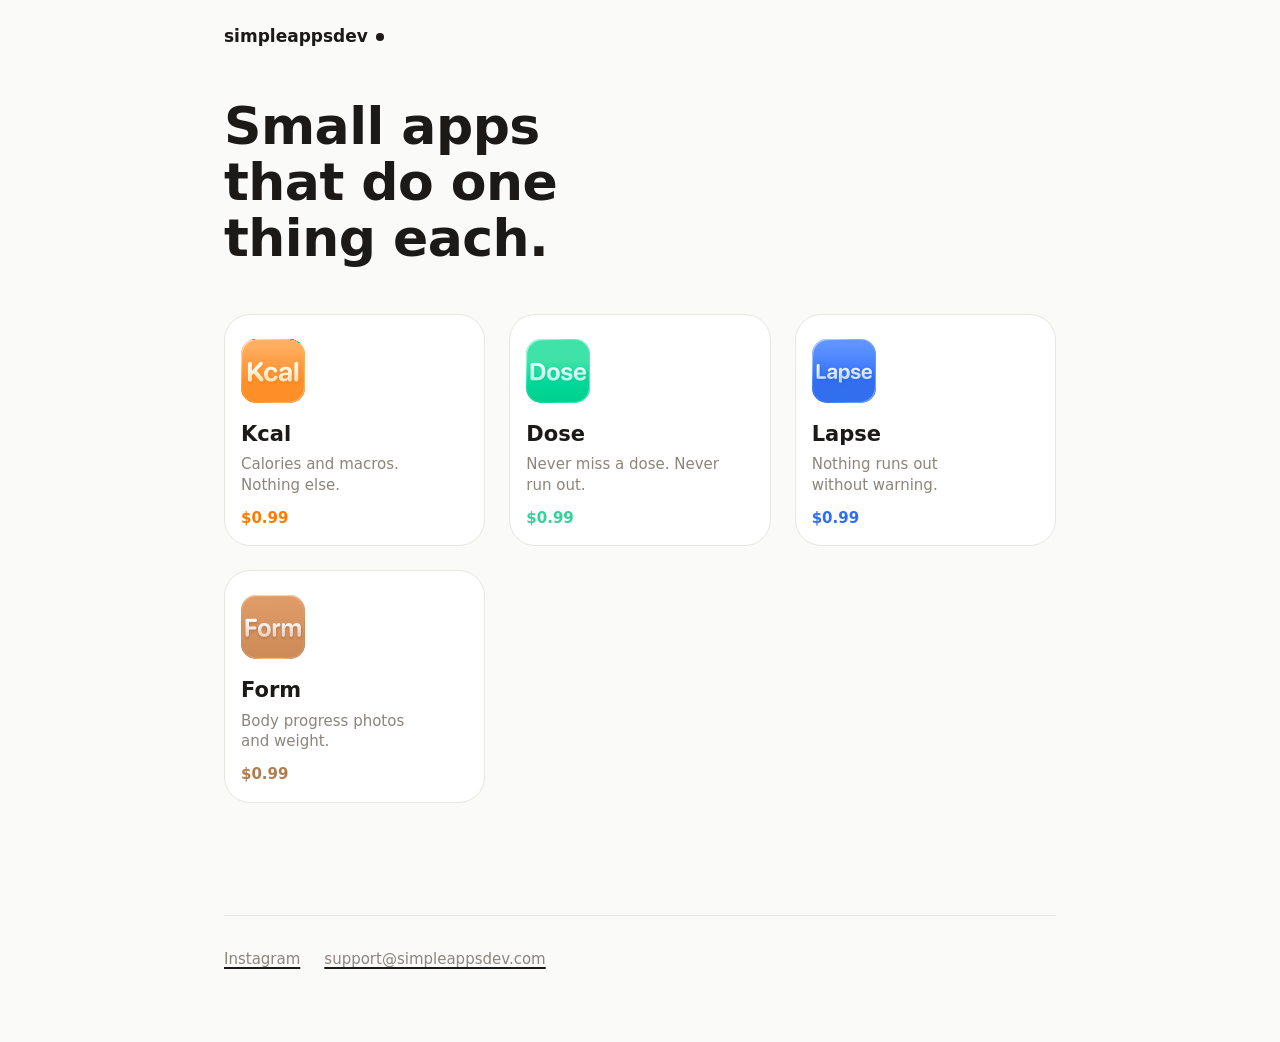
<file: index.html>
<!DOCTYPE html>
<html lang="en">
<head>
<meta charset="utf-8">
<meta name="viewport" content="width=device-width, initial-scale=1">
<meta name="color-scheme" content="light dark">
<title>simpleappsdev</title>
<link rel="icon" href="/favicon.ico">
<link rel="apple-touch-icon" href="/apple-touch-icon.png">
<meta name="description" content="A portfolio of small, paid iPhone apps. Each one does a single thing.">
<link rel="canonical" href="https://simpleappsdev.com/">
<meta property="og:type" content="website">
<meta property="og:title" content="simpleappsdev — small apps that do one thing each">
<meta property="og:description" content="A portfolio of small, paid iPhone apps. Each one does a single thing.">
<meta property="og:url" content="https://simpleappsdev.com/">
<meta property="og:image" content="https://simpleappsdev.com/assets/og/home.png">
<meta property="og:image:width" content="1200">
<meta property="og:image:height" content="630">
<meta name="twitter:card" content="summary_large_image">
<link rel="stylesheet" href="css/site.css">
</head>
<body>
<div class="wrap">
  <header class="top">
    <a href="./">simpleappsdev</a><span class="dot"></span>
  </header>
  <main>
    <h1 class="site-line">Small apps that do one thing each.</h1>
    <nav class="grid" id="grid" aria-label="Apps">
      <!-- STATIC MIRROR OF apps.json — keep the two in step when an app is
           added, renamed, repriced or released. This is what a visitor with
           no JavaScript, or with a failed fetch, gets; the script clears it
           and renders the live list on load. The store link belongs to this
           fallback only — the real card links to the app page, never the
           store. A pending app gets no store link here at all. -->
      <a class="card themed" href="kcal/" style="--accent-l:#FF7A00;--accent-d:#FF8F2A">
        <img class="tile" src="assets/icons/kcal.png" alt="" width="64" height="64">
        <span class="card-body">
          <span class="card-name">Kcal</span>
          <span class="card-tag">Calories and macros. Nothing else.</span>
          <span class="card-price">$0.99</span>
        </span>
      </a>
      <a class="card themed" href="dose/" style="--accent-l:#34D399;--accent-d:#3FE3A9">
        <img class="tile" src="assets/icons/dose.png" alt="" width="64" height="64">
        <span class="card-body">
          <span class="card-name">Dose</span>
          <span class="card-tag">Never miss a dose. Never run out.</span>
          <span class="card-price">$0.99</span>
        </span>
      </a>
      <a class="card themed" href="lapse/" style="--accent-l:#2F6FED;--accent-d:#4C84FF">
        <img class="tile" src="assets/icons/lapse.png" alt="" width="64" height="64">
        <span class="card-body">
          <span class="card-name">Lapse</span>
          <span class="card-tag">Nothing runs out without warning.</span>
          <span class="card-price">$0.99</span>
        </span>
      </a>
      <a class="card themed" href="form/" style="--accent-l:#B37C4F;--accent-d:#D6AB7A"><img class="tile" src="assets/icons/form.png" alt="" width="64" height="64"><span class="card-body"><span class="card-name">Form</span><span class="card-tag">Body progress photos and weight.</span><span class="card-price">$0.99</span></span></a>
      <p class="notice"><a href="https://apps.apple.com/app/id6786282885?ct=web_kcal&amp;mt=8">Kcal</a> and <a href="https://apps.apple.com/app/id6794703600?ct=web_dose&amp;mt=8">Dose</a> on the App Store.</p>
    </nav>
  </main>
  <!-- static mirror of apps.json, same contract as the grid above -->
  <footer class="foot" id="foot">
    <a href="https://instagram.com/simpleappsdev">Instagram</a>
    <a href="mailto:support@simpleappsdev.com">support@simpleappsdev.com</a>
  </footer>
</div>
<script>
(function () {
  /* a value the owner hasn't filled in yet is marked, never empty — treat it as absent */
  function val(v) {
    return (typeof v === 'string' && v !== '' && v.slice(0, 5) !== 'TODO:') ? v : null;
  }
  function wordmark(app, cls) {
    var s = document.createElement('span');
    s.className = cls;
    s.setAttribute('aria-hidden', 'true');
    s.textContent = app.name;
    return s;
  }
  /* icon if the owner uploaded one, the gradient wordmark otherwise —
     both are finished states, and a 404 falls back to the wordmark too */
  function tile(app, cls, px, prefix) {
    var src = val(app.icon);
    if (!src) return wordmark(app, cls);
    var img = document.createElement('img');
    img.className = cls;
    img.src = prefix + src;
    img.alt = '';
    img.width = px;
    img.height = px;
    img.addEventListener('error', function () {
      img.replaceWith(wordmark(app, cls));
    });
    return img;
  }

  function render(data) {
    var grid = document.getElementById('grid');
    grid.textContent = '';  /* drops the static fallback, store link and all */
    (data.apps || []).forEach(function (app) {
      var a = document.createElement('a');
      a.className = 'card themed';
      a.href = app.url;
      a.style.setProperty('--accent-l', app.accentLight);
      a.style.setProperty('--accent-d', app.accentDark);

      var body = document.createElement('span');
      body.className = 'card-body';
      var name = document.createElement('span');
      name.className = 'card-name';
      name.textContent = app.name;
      var tag = document.createElement('span');
      tag.className = 'card-tag';
      tag.textContent = app.tagline;
      body.append(name, tag);

      var price = val(app.price);
      if (price) {
        var p = document.createElement('span');
        p.className = 'card-price';
        p.textContent = price;
        body.appendChild(p);
      }

      a.append(tile(app, 'tile', 64, ''), body);
      grid.appendChild(a);
    });

    var foot = document.getElementById('foot');
    foot.textContent = '';
    var ig = val(data.instagram);
    if (ig) {
      var i = document.createElement('a');
      i.href = ig;
      i.textContent = 'Instagram';
      foot.appendChild(i);
    }
    var mail = val(data.supportEmail);
    if (mail) {
      var m = document.createElement('a');
      m.href = 'mailto:' + mail;
      m.textContent = mail;
      foot.appendChild(m);
    }
  }

  fetch('apps.json')
    .then(function (r) {
      if (!r.ok) throw new Error('apps.json ' + r.status);
      return r.json();
    })
    .then(render)
    .catch(function (err) {
      /* the static fallback in #grid is untouched — the visitor keeps a card,
         a tagline, a price and a way to the store */
      console.error('Could not load apps.json:', err);
    });
})();
</script>
</body>
</html>
</file>
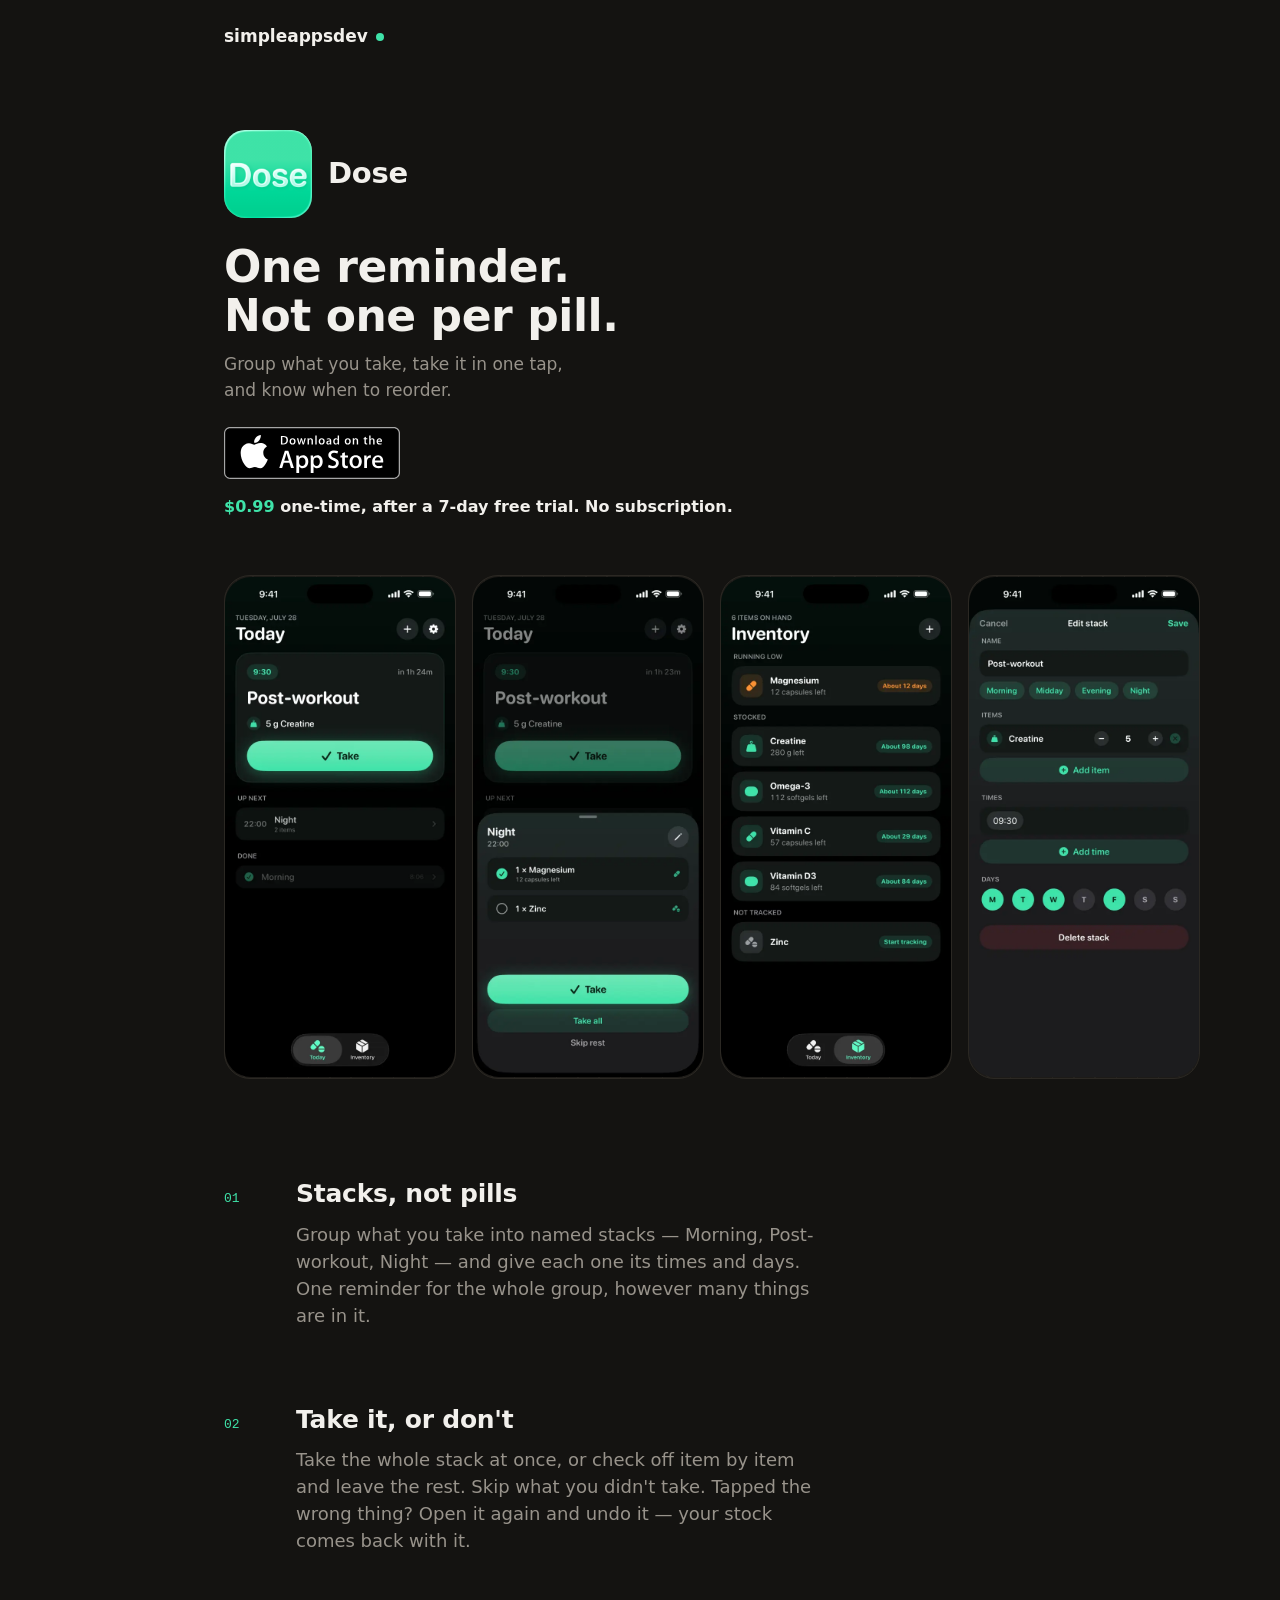
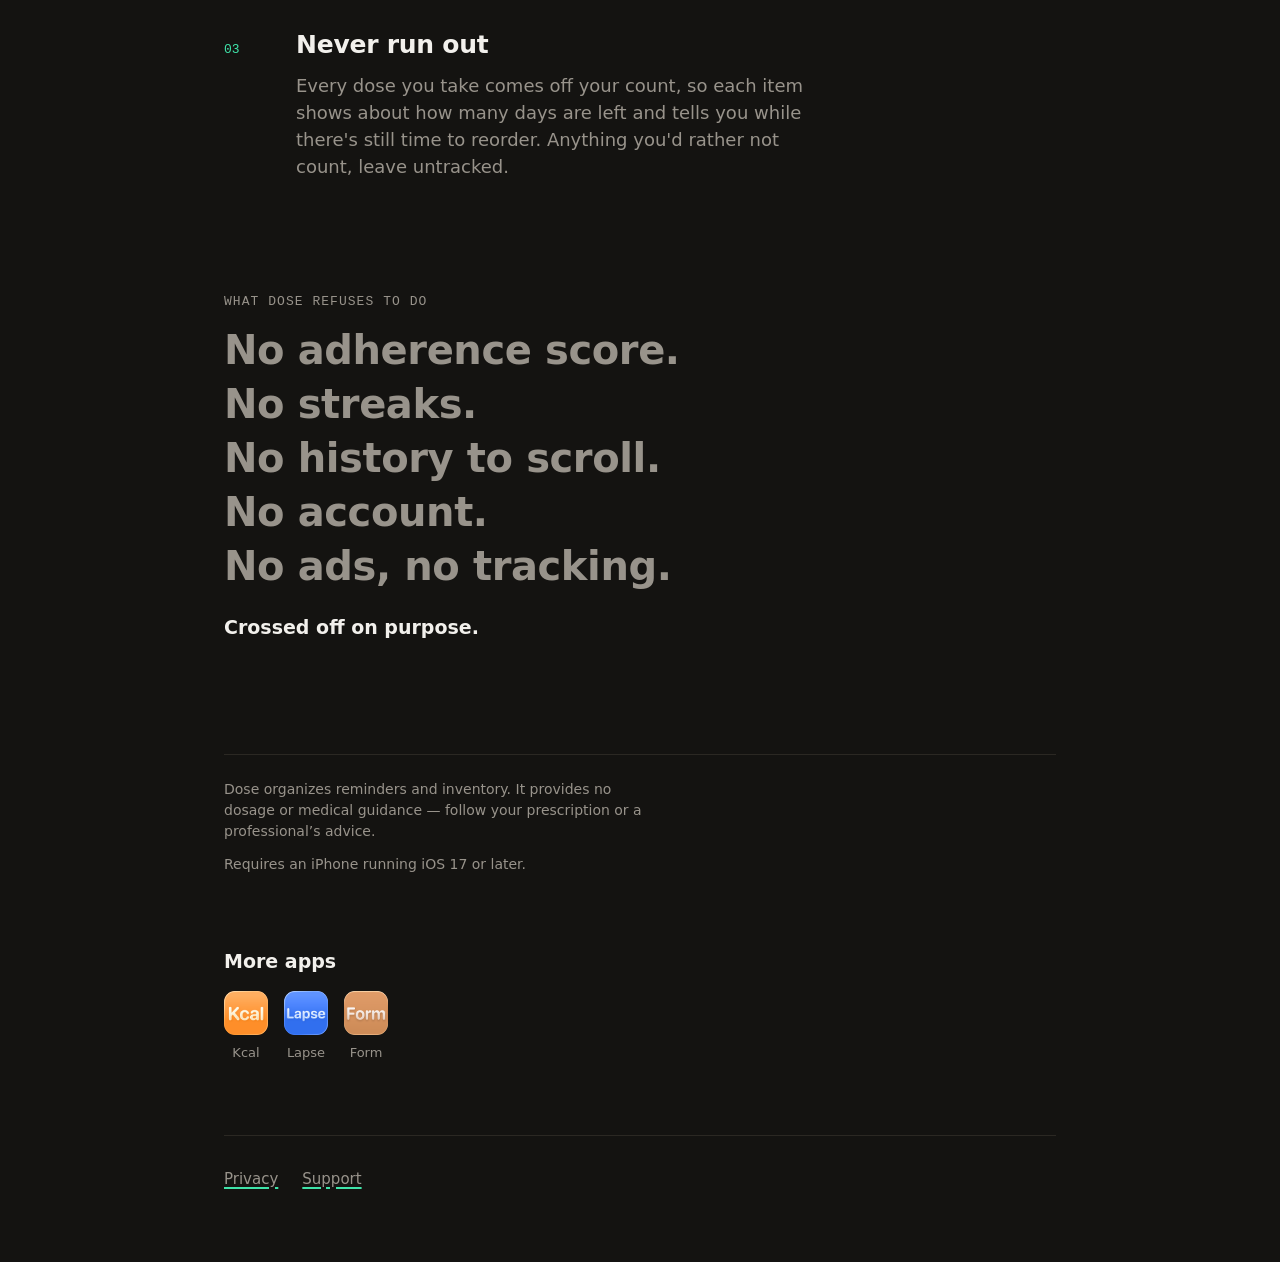
<file: dose/index.html>
<!DOCTYPE html>
<html lang="en">
<head>
<meta charset="utf-8">
<meta name="viewport" content="width=device-width, initial-scale=1">
<meta name="color-scheme" content="dark">
<title>simpleappsdev — Dose</title>
<link rel="icon" href="/favicon.ico">
<link rel="apple-touch-icon" href="/apple-touch-icon.png">
<meta name="description" content="Dose is a supplement and medication reminder for iPhone built around stacks. $0.99 one-time after a 7-day free trial.">
<link rel="canonical" href="https://simpleappsdev.com/dose/">
<meta property="og:type" content="website">
<meta property="og:title" content="Dose — one reminder, not one per pill">
<meta property="og:description" content="A supplement and medication reminder for iPhone built around stacks. $0.99 one-time after a 7-day free trial.">
<meta property="og:url" content="https://simpleappsdev.com/dose/">
<meta property="og:image" content="https://simpleappsdev.com/assets/og/dose.png">
<meta property="og:image:width" content="1200">
<meta property="og:image:height" content="630">
<meta name="twitter:card" content="summary_large_image">
<link rel="stylesheet" href="../css/site.css">
</head>
<body class="themed" data-app="dose" data-theme="dark" style="--accent-l:#34D399;--accent-d:#3FE3A9">
<div class="wrap">
  <header class="top">
    <a href="../">simpleappsdev</a><span class="dot"></span>
  </header>

  <section class="hero">
    <div class="hero-id">
      <span class="tile tile-lg" id="hero-tile" aria-hidden="true">Dose</span>
      <h1>Dose</h1>
    </div>
    <p class="pitch">One reminder. Not one per pill.</p>
    <p class="sub">Group what you take, take it in one tap, and know when to reorder.</p>
    <!-- STATIC MIRROR OF apps.json — keep the two in step.
         Dose is on sale, so this is the badge, carrying the same tokenised
         appStoreUrl the data does. If the app ever comes off sale, this goes
         back to <span class="soon">Coming soon</span> in the same edit that
         drops appStoreUrl — never a badge with a dead href. -->
    <div class="cta" id="cta">
      <a class="badge" href="https://apps.apple.com/app/id6794703600?ct=web_dose&amp;mt=8">
        <img src="../assets/appstore-badge.svg" alt="Download on the App Store" width="176" height="52">
      </a>
    </div>
    <p class="price-line" id="price-line"><strong>$0.99</strong> one-time, after a 7-day free trial. No subscription.</p>
  </section>
</div>

<!-- four slots, one per screen. Dose is dark-only — there is no light capture
     set and the rail must not look for one, so these are plain <img> with no
     scheme swap. Captures are the 1320×2868 originals scaled to 600 wide. -->
<div class="shots" aria-label="Screenshots">
  <figure class="shot">
    <img src="../assets/shots/dose/dark-1.webp" alt="" width="600" height="1304" loading="lazy" decoding="async">
  </figure>
  <figure class="shot">
    <img src="../assets/shots/dose/dark-2.webp" alt="" width="600" height="1304" loading="lazy" decoding="async">
  </figure>
  <figure class="shot">
    <img src="../assets/shots/dose/dark-3.webp" alt="" width="600" height="1304" loading="lazy" decoding="async">
  </figure>
  <figure class="shot">
    <img src="../assets/shots/dose/dark-4.webp" alt="" width="600" height="1304" loading="lazy" decoding="async">
  </figure>
</div>

<div class="wrap">
  <section class="features">
    <article class="feature">
      <span class="num">01</span>
      <h2>Stacks, not pills</h2>
      <p>Group what you take into named stacks — Morning, Post-workout, Night — and give each one its times and days. One reminder for the whole group, however many things are in it.</p>
    </article>
    <article class="feature">
      <span class="num">02</span>
      <h2>Take it, or don't</h2>
      <p>Take the whole stack at once, or check off item by item and leave the rest. Skip what you didn't take. Tapped the wrong thing? Open it again and undo it — your stock comes back with it.</p>
    </article>
    <article class="feature">
      <span class="num">03</span>
      <h2>Never run out</h2>
      <p>Every dose you take comes off your count, so each item shows about how many days are left and tells you while there's still time to reorder. Anything you'd rather not count, leave untracked.</p>
    </article>
  </section>

  <section class="refuse">
    <p class="kicker">What Dose refuses to do</p>
    <ul>
      <li><span class="no">No adherence score.</span></li>
      <li><span class="no">No streaks.</span></li>
      <li><span class="no">No history to scroll.</span></li>
      <li><span class="no">No account.</span></li>
      <li><span class="no">No ads, no tracking.</span></li>
    </ul>
    <p class="coda">Crossed off on purpose.</p>
  </section>

  <section class="fine">
    <!-- verbatim from the app's Settings → About section -->
    <p>Dose organizes reminders and inventory. It provides no dosage or medical guidance — follow your prescription or a professional’s advice.</p>
    <p id="requires">Requires an iPhone running iOS 17 or later.</p>
  </section>

  <section class="more" id="more" hidden>
    <h2>More apps</h2>
    <div class="more-row" id="more-row"></div>
  </section>

  <footer class="foot" id="foot">
    <a href="privacy/">Privacy</a>
    <a href="support/">Support</a>
  </footer>
</div>
<script>
(function () {
  /* a value the owner hasn't filled in yet is marked, never empty — treat it as absent */
  function val(v) {
    return (typeof v === 'string' && v !== '' && v.slice(0, 5) !== 'TODO:') ? v : null;
  }
  function wordmark(app, cls) {
    var s = document.createElement('span');
    s.className = cls;
    s.setAttribute('aria-hidden', 'true');
    s.textContent = app.name;
    return s;
  }
  function tile(app, cls, px, prefix) {
    var src = val(app.icon);
    if (!src) return wordmark(app, cls);
    var img = document.createElement('img');
    img.className = cls;
    img.src = prefix + src;
    img.alt = '';
    img.width = px;
    img.height = px;
    img.addEventListener('error', function () {
      img.replaceWith(wordmark(app, cls));
    });
    return img;
  }

  /* the store link is data, never markup: no appStoreUrl (or a pending app)
     means "Coming soon", never a dead badge */
  function renderCta(app) {
    var slot = document.getElementById('cta');
    var url = val(app.appStoreUrl);
    slot.textContent = '';
    if (app.status === 'live' && url) {
      var a = document.createElement('a');
      a.className = 'badge';
      a.href = url;
      var img = document.createElement('img');
      img.src = '../assets/appstore-badge.svg';
      img.alt = 'Download on the App Store';
      img.width = 176;
      img.height = 52;
      a.appendChild(img);
      slot.appendChild(a);
    } else {
      var s = document.createElement('span');
      s.className = 'soon';
      s.textContent = 'Coming soon';
      slot.appendChild(s);
    }
  }

  function render(data) {
    var me = document.body.dataset.app;
    var app = (data.apps || []).find(function (a) { return a.id === me; });

    if (app) {
      document.body.style.setProperty('--accent-l', app.accentLight);
      document.body.style.setProperty('--accent-d', app.accentDark);

      var icon = tile(app, 'tile tile-lg', 88, '../');
      document.getElementById('hero-tile').replaceWith(icon);

      renderCta(app);

      /* two fields, concatenated — the accent part and the plain part.
         never one string sliced by the length of the other */
      var price = val(app.price);
      var rest = val(app.priceRest);
      if (price) {
        var line = document.getElementById('price-line');
        line.textContent = '';
        var strong = document.createElement('strong');
        strong.textContent = price;
        line.appendChild(strong);
        if (rest) line.appendChild(document.createTextNode(rest));
      }

      var requires = val(app.requires);
      if (requires) document.getElementById('requires').textContent = requires;
    }

    var others = (data.apps || []).filter(function (a) { return a.id !== me; });
    if (others.length) {
      var row = document.getElementById('more-row');
      others.forEach(function (o) {
        var a = document.createElement('a');
        a.className = 'themed';
        a.href = '../' + o.url;
        a.style.setProperty('--accent-l', o.accentLight);
        a.style.setProperty('--accent-d', o.accentDark);
        var name = document.createElement('span');
        name.textContent = o.name;
        a.append(tile(o, 'tile tile-sm', 44, '../'), name);
        row.appendChild(a);
      });
      document.getElementById('more').hidden = false;
    }
  }

  fetch('../apps.json')
    .then(function (r) {
      if (!r.ok) throw new Error('apps.json ' + r.status);
      return r.json();
    })
    .then(render)
    .catch(function (err) {
      /* nothing to do: the static hero, price, features and links are all
         still standing. log it and leave the page alone. */
      console.error('Could not load apps.json:', err);
    });
})();
</script>
</body>
</html>
</file>
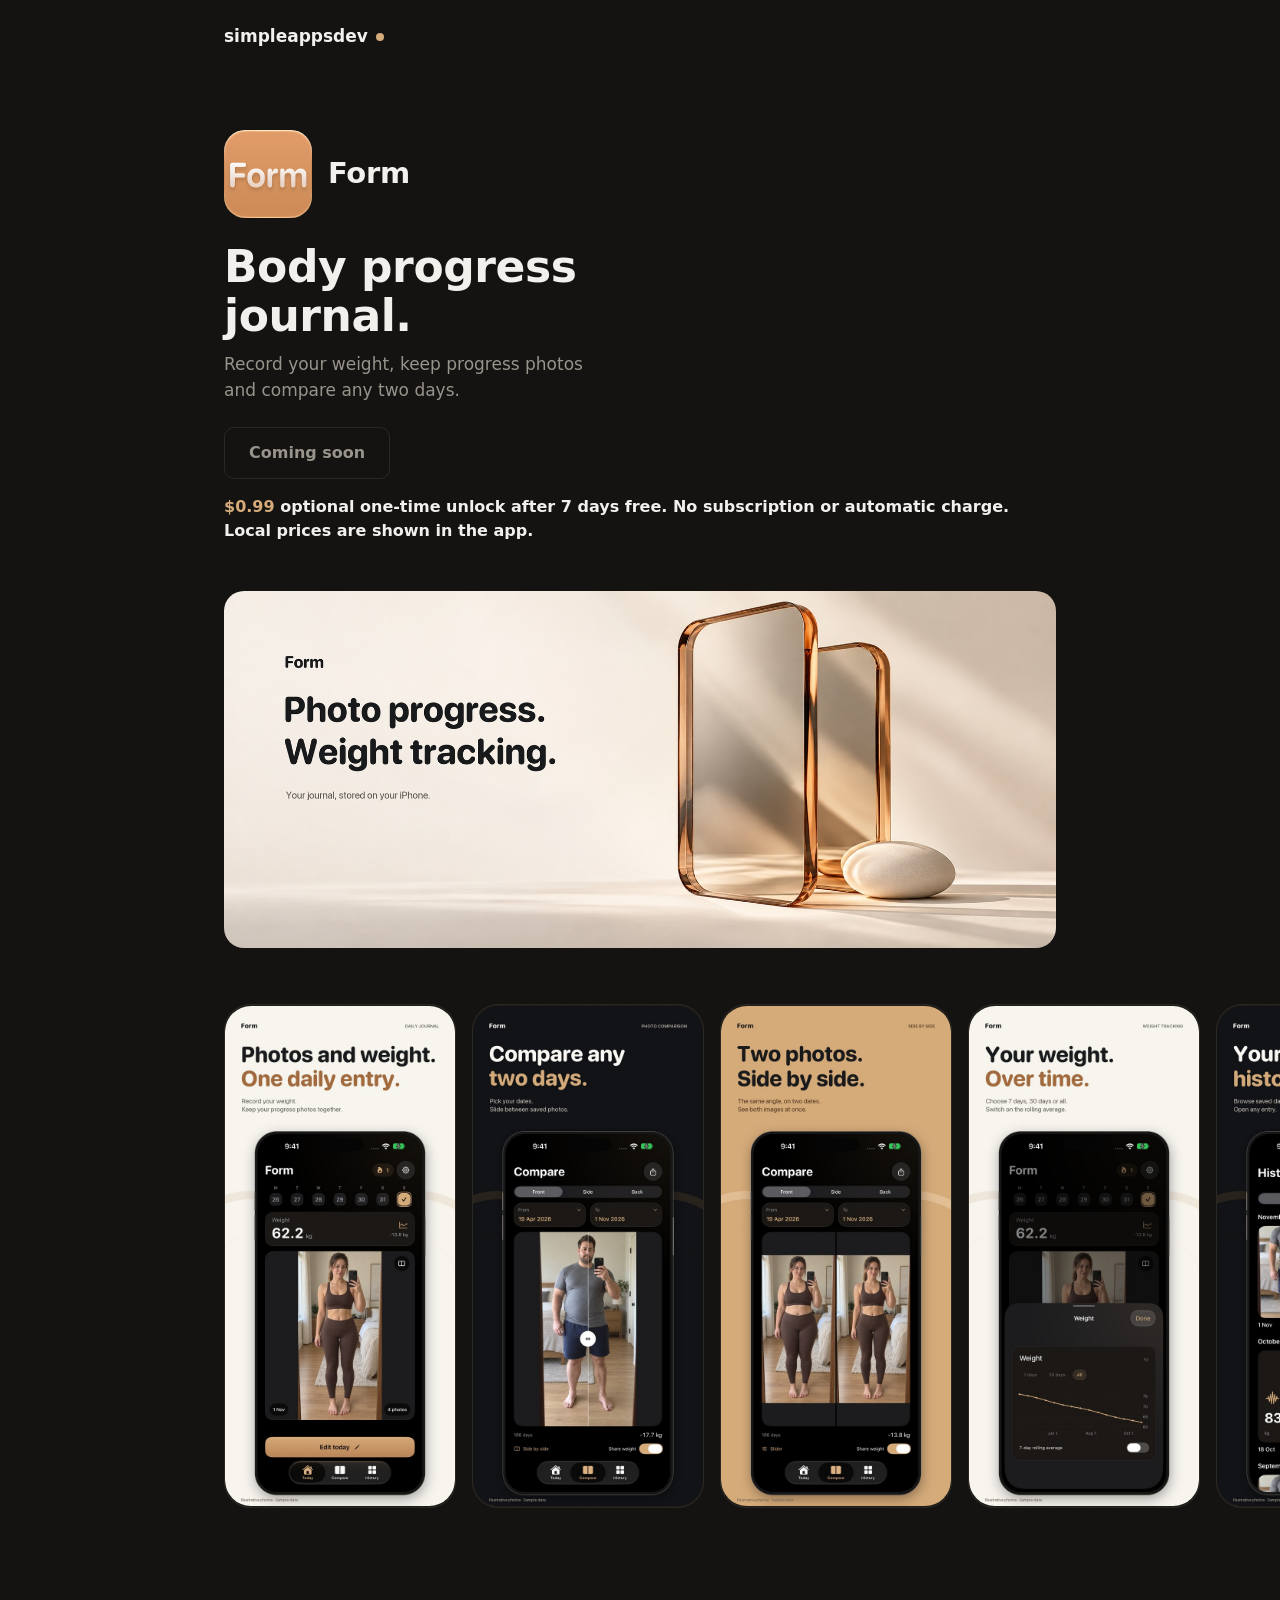
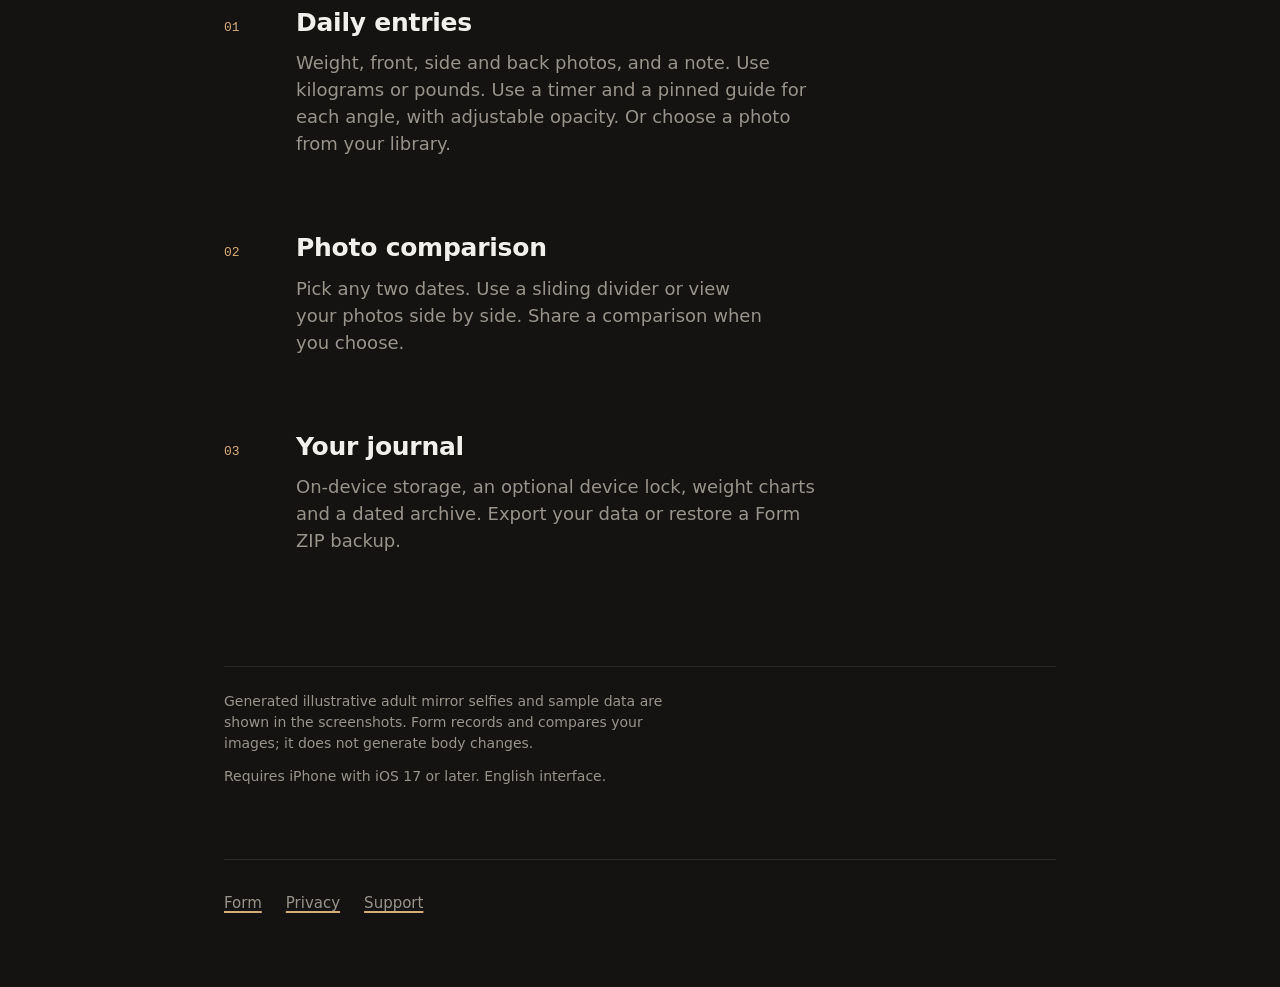
<file: form/index.html>
<!DOCTYPE html>
<html lang="en"><head><meta charset="utf-8"><meta name="viewport" content="width=device-width, initial-scale=1"><meta name="color-scheme" content="light dark">
<title>simpleappsdev — Form Body Progress Tracker</title><meta name="description" content="A private photo and weight journal for iPhone. Compare dates, track weight and back up your journal."><link rel="canonical" href="https://simpleappsdev.com/form/"><link rel="icon" href="/favicon.ico"><link rel="apple-touch-icon" href="/apple-touch-icon.png"><link rel="stylesheet" href="/css/site.css"><meta property="og:title" content="Form — Body Progress Tracker"><meta property="og:description" content="A private photo and weight journal for iPhone. Compare dates, track weight and back up your journal."><meta property="og:url" content="https://simpleappsdev.com/form/"><meta property="og:image" content="https://simpleappsdev.com/assets/og/form.jpg?v=7"><meta name="twitter:card" content="summary_large_image"></head>
<body class="themed" data-app="form" data-theme="dark" style="--accent-l:#B37C4F;--accent-d:#D6AB7A"><div class="wrap"><header class="top"><a href="/">simpleappsdev</a><span class="dot"></span></header><main><section class="hero"><div class="hero-id"><img class="tile tile-lg" src="/assets/icons/form.png" alt="" width="88" height="88"><h1>Form</h1></div><p class="pitch">Body progress journal.</p><p class="sub">Record your weight, keep progress photos and compare any two days.</p><div class="cta" id="cta"><span class="soon">Coming soon</span></div><p class="price-line"><strong>$0.99</strong> optional one-time unlock after 7 days free. No subscription or automatic charge. Local prices are shown in the app.</p></section><figure style="margin:0 0 48px"><img src="/assets/og/form-header.jpg?v=7" alt="Form: photo progress and weight tracking" width="1600" height="686" style="display:block;width:100%;height:auto;border-radius:20px"></figure></main></div><div class="shots" aria-label="Form screenshots"><figure class="shot"><img src="/assets/shots/form/dark-1.jpg?v=7" alt="Daily Journal" width="600" height="1304" loading="lazy" decoding="async"></figure><figure class="shot"><img src="/assets/shots/form/dark-2.jpg?v=7" alt="Photo Comparison" width="600" height="1304" loading="lazy" decoding="async"></figure><figure class="shot"><img src="/assets/shots/form/dark-3.jpg?v=7" alt="Side By Side" width="600" height="1304" loading="lazy" decoding="async"></figure><figure class="shot"><img src="/assets/shots/form/dark-4.jpg?v=7" alt="Weight Tracking" width="600" height="1304" loading="lazy" decoding="async"></figure><figure class="shot"><img src="/assets/shots/form/dark-5.jpg?v=7" alt="Photo History" width="600" height="1304" loading="lazy" decoding="async"></figure><figure class="shot"><img src="/assets/shots/form/dark-6.jpg?v=7" alt="Quick Logging" width="600" height="1304" loading="lazy" decoding="async"></figure><figure class="shot"><img src="/assets/shots/form/dark-7.jpg?v=7" alt="Camera &amp; Timer" width="600" height="1304" loading="lazy" decoding="async"></figure><figure class="shot"><img src="/assets/shots/form/dark-8.jpg?v=7" alt="Backup &amp; Restore" width="600" height="1304" loading="lazy" decoding="async"></figure></div><div class="wrap"><section class="features"><article class="feature"><span class="num">01</span><h2>Daily entries</h2><p>Weight, front, side and back photos, and a note. Use kilograms or pounds. Use a timer and a pinned guide for each angle, with adjustable opacity. Or choose a photo from your library.</p></article><article class="feature"><span class="num">02</span><h2>Photo comparison</h2><p>Pick any two dates. Use a sliding divider or view your photos side by side. Share a comparison when you choose.</p></article><article class="feature"><span class="num">03</span><h2>Your journal</h2><p>On-device storage, an optional device lock, weight charts and a dated archive. Export your data or restore a Form ZIP backup.</p></article></section><section class="fine"><p>Generated illustrative adult mirror selfies and sample data are shown in the screenshots. Form records and compares your images; it does not generate body changes.</p><p>Requires iPhone with iOS 17 or later. English interface.</p></section><script>fetch('/apps.json').then(r=>r.json()).then(d=>{const a=d.apps.find(a=>a.id==='form');if(a?.status==='live'&&a.appStoreUrl){const link=document.createElement('a');link.className='badge';link.href=a.appStoreUrl;const image=document.createElement('img');image.src='/assets/appstore-badge.svg';image.alt='Download on the App Store';image.width=176;image.height=52;link.append(image);document.getElementById('cta').replaceChildren(link)}}).catch(()=>{});</script><footer class="foot"><a href="/form/">Form</a><a href="/form/privacy/">Privacy</a><a href="/form/support/">Support</a></footer></div></body></html>
</file>
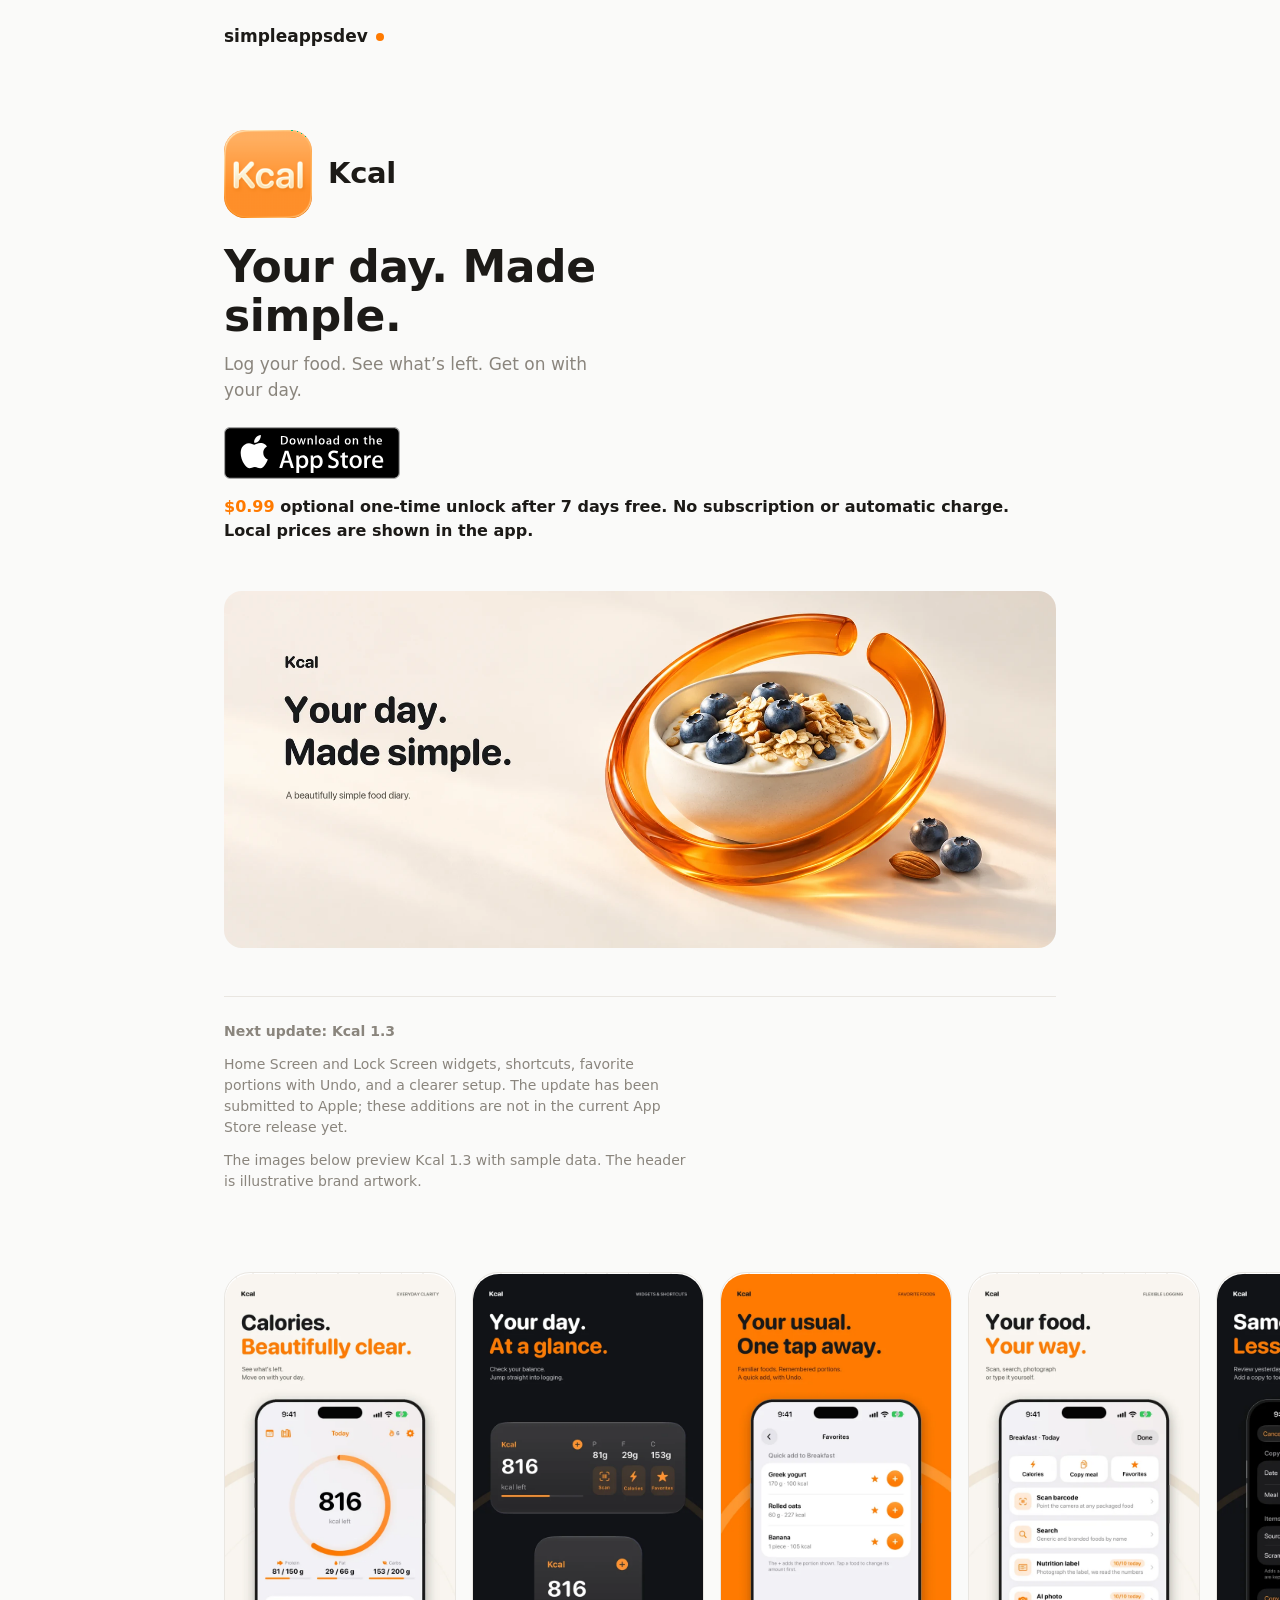
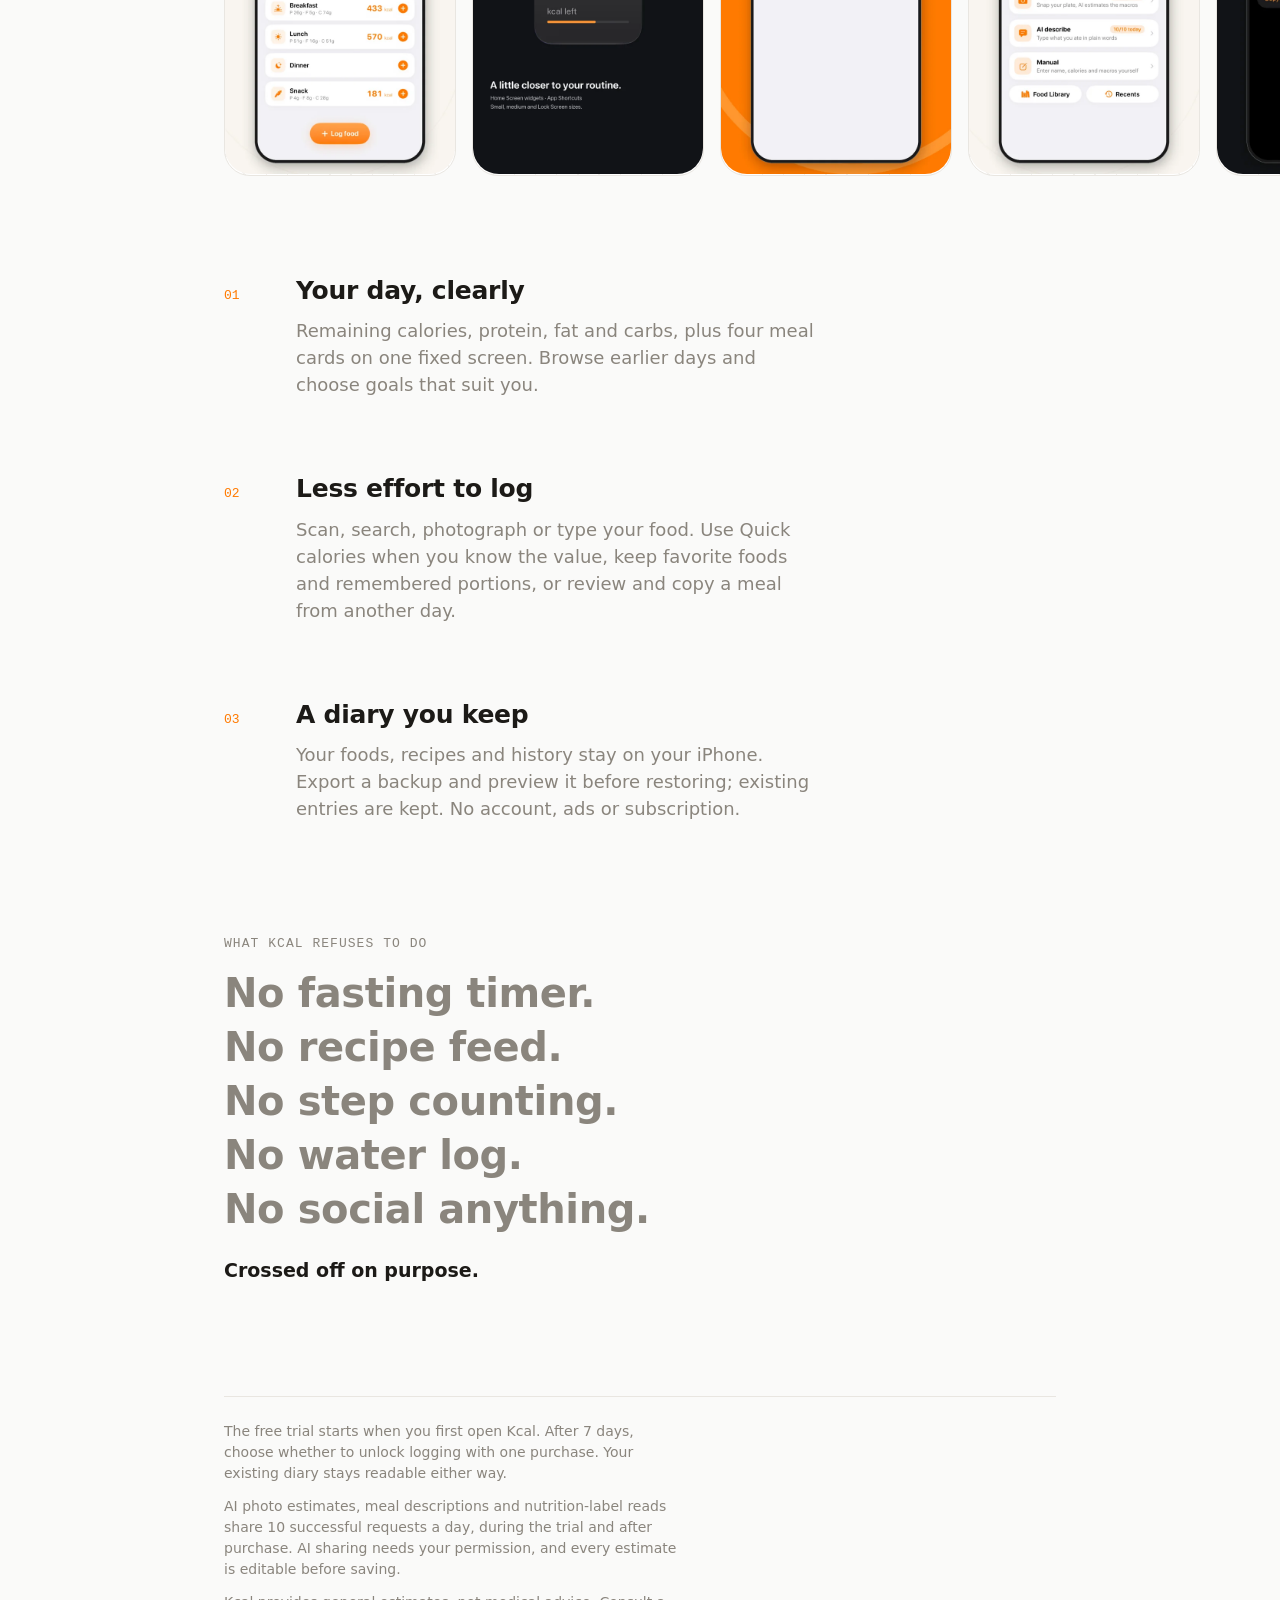
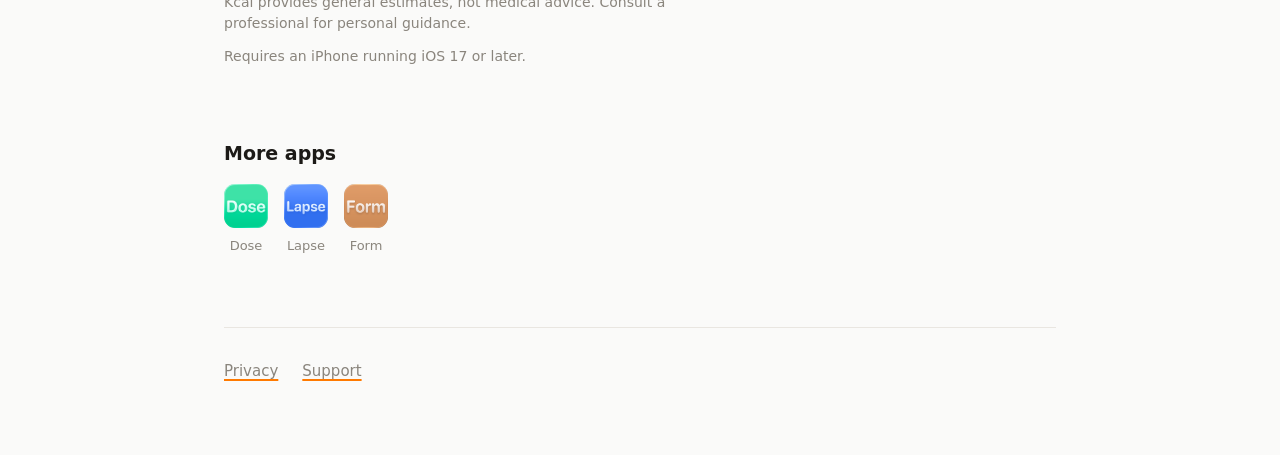
<file: kcal/index.html>
<!DOCTYPE html>
<html lang="en">
<head>
<meta charset="utf-8">
<meta name="viewport" content="width=device-width, initial-scale=1">
<meta name="color-scheme" content="light dark">
<title>simpleappsdev — Kcal Calorie Tracker</title>
<link rel="icon" href="/favicon.ico">
<link rel="apple-touch-icon" href="/apple-touch-icon.png">
<meta name="description" content="A simple calorie and macro diary for iPhone. Quick calories, favorite foods, meal copying and backups. Try 7 days free, then choose a one-time unlock.">
<link rel="canonical" href="https://simpleappsdev.com/kcal/">
<meta property="og:type" content="website">
<meta property="og:title" content="Kcal — Your day. Made simple.">
<meta property="og:description" content="A simple food diary for iPhone. Seven days free, then an optional one-time unlock. No subscription or automatic charge.">
<meta property="og:url" content="https://simpleappsdev.com/kcal/">
<meta property="og:image" content="https://simpleappsdev.com/assets/og/kcal-update.jpg?v=13">
<meta property="og:image:width" content="1200">
<meta property="og:image:height" content="630">
<meta name="twitter:card" content="summary_large_image">
<link rel="stylesheet" href="../css/site.css">
</head>
<body class="themed" data-app="kcal" style="--accent-l:#FF7A00;--accent-d:#FF8F2A">
<div class="wrap"><header class="top"><a href="../">simpleappsdev</a><span class="dot"></span></header></div>
<main>
<div class="wrap">
  <section class="hero">
    <div class="hero-id">
      <img class="tile tile-lg" id="hero-tile" src="../assets/icons/kcal.png" alt="" width="88" height="88">
      <h1>Kcal</h1>
    </div>
    <p class="pitch">Your day. Made simple.</p>
    <p class="sub">Log your food. See what’s left. Get on with your day.</p>
    <!-- Static mirror of the Kcal entry in apps.json. -->
    <div class="cta" id="cta"><a class="badge" href="https://apps.apple.com/app/id6786282885?ct=web_kcal&amp;mt=8"><img src="../assets/appstore-badge.svg" alt="Download on the App Store" width="176" height="52"></a></div>
    <p class="price-line" id="price-line"><strong>$0.99</strong> optional one-time unlock after 7 days free. No subscription or automatic charge. Local prices are shown in the app.</p>
  </section>
  <figure style="margin:0 0 var(--sp-7)"><img src="../assets/og/kcal-header.webp?v=13" alt="Kcal: Your day. Made simple. An orange calorie ring surrounds a breakfast bowl." width="1600" height="686" style="display:block;width:100%;height:auto;border-radius:var(--r-m)" decoding="async"></figure>
  <section class="fine" aria-label="Kcal 1.3 preview">
    <p><strong>Next update: Kcal 1.3</strong></p>
    <p>Home Screen and Lock Screen widgets, shortcuts, favorite portions with Undo, and a clearer setup. The update has been submitted to Apple; these additions are not in the current App Store release yet.</p>
    <p>The images below preview Kcal 1.3 with sample data. The header is illustrative brand artwork.</p>
  </section>
</div>
<div class="shots" aria-label="Kcal 1.3 preview screenshots" tabindex="0">
  <figure class="shot"><img src="../assets/shots/kcal/campaign-1.webp?v=13" alt="A clear daily calorie balance and four meal cards" width="600" height="1304" loading="lazy" decoding="async"></figure>
  <figure class="shot"><img src="../assets/shots/kcal/campaign-2.webp?v=13" alt="Home Screen widgets with calorie balance and logging shortcuts" width="600" height="1304" loading="lazy" decoding="async"></figure>
  <figure class="shot"><img src="../assets/shots/kcal/campaign-3.webp?v=13" alt="Favorite foods with shown portions and quick-add buttons" width="600" height="1304" loading="lazy" decoding="async"></figure>
  <figure class="shot"><img src="../assets/shots/kcal/campaign-4.webp?v=13" alt="Barcode, search, nutrition-label, photo and manual logging options" width="600" height="1304" loading="lazy" decoding="async"></figure>
  <figure class="shot"><img src="../assets/shots/kcal/campaign-5.webp?v=13" alt="Review a meal before copying it to today" width="600" height="1304" loading="lazy" decoding="async"></figure>
  <figure class="shot"><img src="../assets/shots/kcal/campaign-6.webp?v=13" alt="Quick calorie entry without filling in macros" width="600" height="1304" loading="lazy" decoding="async"></figure>
  <figure class="shot"><img src="../assets/shots/kcal/campaign-7.webp?v=13" alt="A personal food and recipe library" width="600" height="1304" loading="lazy" decoding="async"></figure>
  <figure class="shot"><img src="../assets/shots/kcal/campaign-8.webp?v=13" alt="Export a backup or preview a restore" width="600" height="1304" loading="lazy" decoding="async"></figure>
</div>
<div class="wrap">
  <section class="features" aria-label="Available in Kcal today">
    <article class="feature"><span class="num">01</span><h2>Your day, clearly</h2><p>Remaining calories, protein, fat and carbs, plus four meal cards on one fixed screen. Browse earlier days and choose goals that suit you.</p></article>
    <article class="feature"><span class="num">02</span><h2>Less effort to log</h2><p>Scan, search, photograph or type your food. Use Quick calories when you know the value, keep favorite foods and remembered portions, or review and copy a meal from another day.</p></article>
    <article class="feature"><span class="num">03</span><h2>A diary you keep</h2><p>Your foods, recipes and history stay on your iPhone. Export a backup and preview it before restoring; existing entries are kept. No account, ads or subscription.</p></article>
  </section>
  <section class="refuse"><p class="kicker">What Kcal refuses to do</p><ul><li><span class="no">No fasting timer.</span></li><li><span class="no">No recipe feed.</span></li><li><span class="no">No step counting.</span></li><li><span class="no">No water log.</span></li><li><span class="no">No social anything.</span></li></ul><p class="coda">Crossed off on purpose.</p></section>
  <section class="fine">
    <p>The free trial starts when you first open Kcal. After 7 days, choose whether to unlock logging with one purchase. Your existing diary stays readable either way.</p>
    <p>AI photo estimates, meal descriptions and nutrition-label reads share 10 successful requests a day, during the trial and after purchase. AI sharing needs your permission, and every estimate is editable before saving.</p>
    <p>Kcal provides general estimates, not medical advice. Consult a professional for personal guidance.</p>
    <p id="requires">Requires an iPhone running iOS 17 or later.</p>
  </section>
  <!-- Static mirror of the other apps in apps.json. -->
  <section class="more" id="more"><h2>More apps</h2><div class="more-row" id="more-row"><a class="themed" href="../dose/" style="--accent-l:#34D399;--accent-d:#3FE3A9"><img class="tile tile-sm" src="../assets/icons/dose.png" alt="" width="44" height="44"><span>Dose</span></a><a class="themed" href="../lapse/" style="--accent-l:#2F6FED;--accent-d:#4C84FF"><img class="tile tile-sm" src="../assets/icons/lapse.png" alt="" width="44" height="44"><span>Lapse</span></a><a class="themed" href="../form/" style="--accent-l:#B37C4F;--accent-d:#D6AB7A"><img class="tile tile-sm" src="../assets/icons/form.png" alt="" width="44" height="44"><span>Form</span></a></div></section>
</div>
</main>
<div class="wrap"><footer class="foot" id="foot"><a href="privacy/">Privacy</a><a href="support/">Support</a></footer></div>
<script>
(function () {
  /* a value the owner hasn't filled in yet is marked, never empty — treat it as absent */
  function val(v) {
    return (typeof v === 'string' && v !== '' && v.slice(0, 5) !== 'TODO:') ? v : null;
  }
  function wordmark(app, cls) {
    var s = document.createElement('span');
    s.className = cls;
    s.setAttribute('aria-hidden', 'true');
    s.textContent = app.name;
    return s;
  }
  function tile(app, cls, px, prefix) {
    var src = val(app.icon);
    if (!src) return wordmark(app, cls);
    var img = document.createElement('img');
    img.className = cls;
    img.src = prefix + src;
    img.alt = '';
    img.width = px;
    img.height = px;
    img.addEventListener('error', function () {
      img.replaceWith(wordmark(app, cls));
    });
    return img;
  }

  /* the store link is data, never markup: no appStoreUrl (or a pending app)
     means "Coming soon", never a dead badge */
  function renderCta(app) {
    var slot = document.getElementById('cta');
    var url = val(app.appStoreUrl);
    slot.textContent = '';
    if (app.status === 'live' && url) {
      var a = document.createElement('a');
      a.className = 'badge';
      a.href = url;
      var img = document.createElement('img');
      img.src = '../assets/appstore-badge.svg';
      img.alt = 'Download on the App Store';
      img.width = 176;
      img.height = 52;
      a.appendChild(img);
      slot.appendChild(a);
    } else {
      var s = document.createElement('span');
      s.className = 'soon';
      s.textContent = 'Coming soon';
      slot.appendChild(s);
    }
  }

  function render(data) {
    var me = document.body.dataset.app;
    var app = (data.apps || []).find(function (a) { return a.id === me; });

    if (app) {
      document.body.style.setProperty('--accent-l', app.accentLight);
      document.body.style.setProperty('--accent-d', app.accentDark);

      var icon = tile(app, 'tile tile-lg', 88, '../');
      document.getElementById('hero-tile').replaceWith(icon);

      renderCta(app);

      /* two fields, concatenated — the accent part and the plain part.
         never one string sliced by the length of the other */
      var price = val(app.price);
      var rest = val(app.priceRest);
      if (price) {
        var line = document.getElementById('price-line');
        line.textContent = '';
        var strong = document.createElement('strong');
        strong.textContent = price;
        line.appendChild(strong);
        if (rest) line.appendChild(document.createTextNode(rest));
      }

      var requires = val(app.requires);
      if (requires) document.getElementById('requires').textContent = requires;
    }

    var others = (data.apps || []).filter(function (a) { return a.id !== me; });
    if (others.length) {
      var row = document.getElementById('more-row');
      row.textContent = '';
      others.forEach(function (o) {
        var a = document.createElement('a');
        a.className = 'themed';
        a.href = '../' + o.url;
        a.style.setProperty('--accent-l', o.accentLight);
        a.style.setProperty('--accent-d', o.accentDark);
        var name = document.createElement('span');
        name.textContent = o.name;
        a.append(tile(o, 'tile tile-sm', 44, '../'), name);
        row.appendChild(a);
      });
      document.getElementById('more').hidden = false;
    }
  }

  fetch('../apps.json')
    .then(function (r) {
      if (!r.ok) throw new Error('apps.json ' + r.status);
      return r.json();
    })
    .then(render)
    .catch(function (err) {
      /* nothing to do: the static hero, badge, price, features and links are
         all still standing. log it and leave the page alone. */
      console.error('Could not load apps.json:', err);
    });
})();
</script>
</body>
</html>
</file>
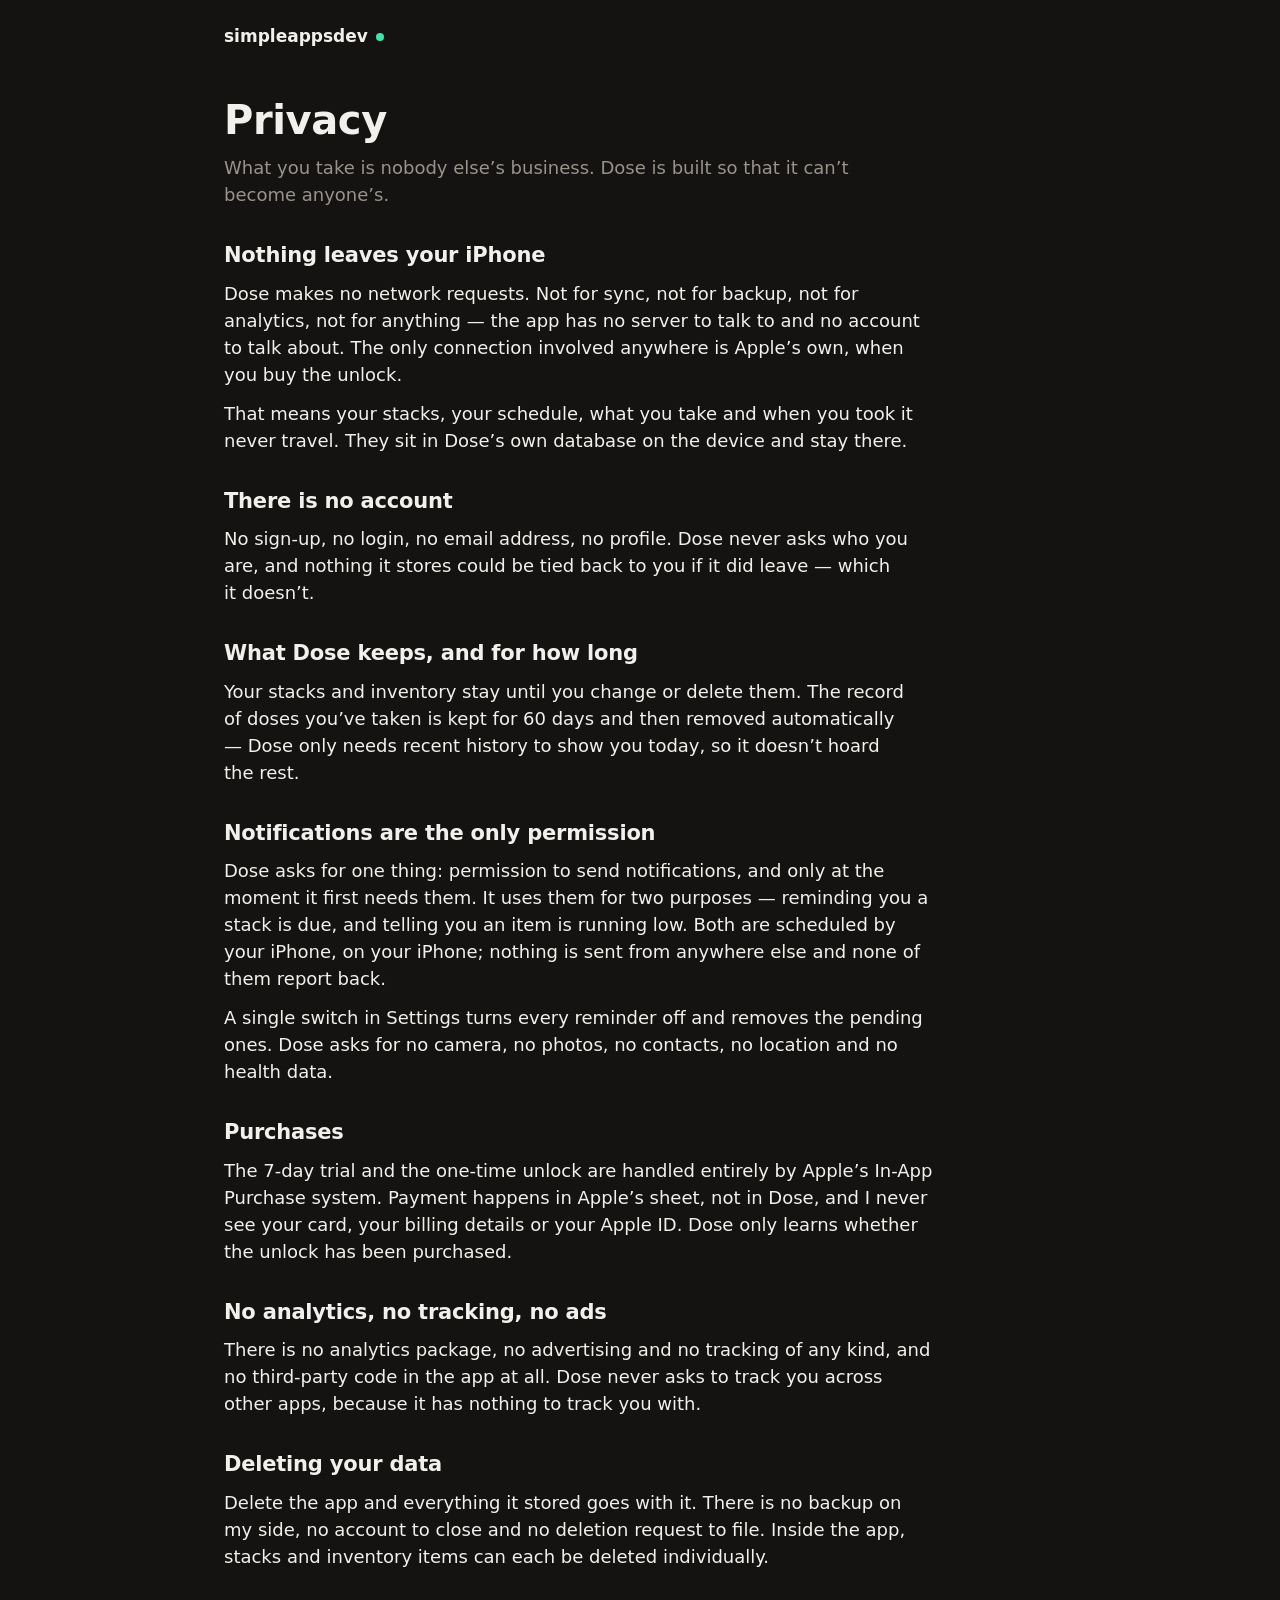
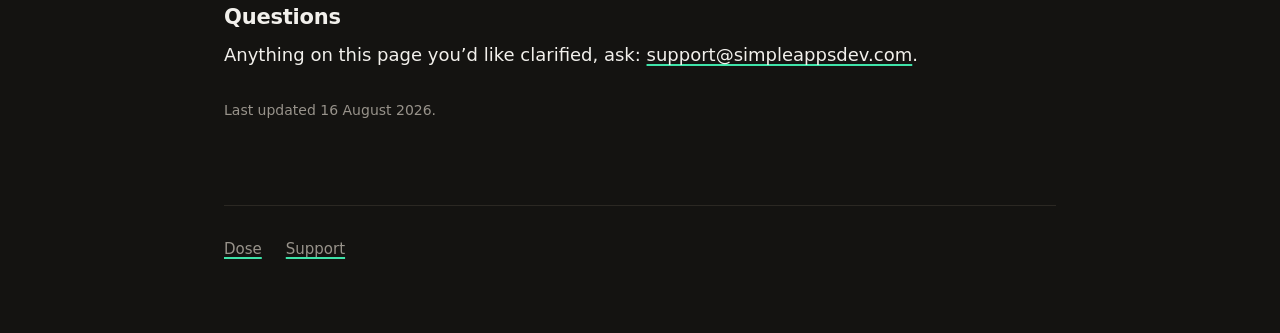
<file: dose/privacy/index.html>
<!DOCTYPE html>
<html lang="en">
<head>
<meta charset="utf-8">
<meta name="viewport" content="width=device-width, initial-scale=1">
<meta name="color-scheme" content="dark">
<title>simpleappsdev — Dose Privacy</title>
<link rel="icon" href="/favicon.ico">
<link rel="apple-touch-icon" href="/apple-touch-icon.png">
<meta name="description" content="What Dose stores, what it never collects, and why nothing leaves your iPhone.">
<link rel="canonical" href="https://simpleappsdev.com/dose/privacy/">
<meta property="og:type" content="website">
<meta property="og:title" content="Dose — Privacy">
<meta property="og:description" content="What Dose stores, what it never collects, and why nothing leaves your iPhone.">
<meta property="og:url" content="https://simpleappsdev.com/dose/privacy/">
<meta property="og:image" content="https://simpleappsdev.com/assets/og/dose.png">
<meta property="og:image:width" content="1200">
<meta property="og:image:height" content="630">
<meta name="twitter:card" content="summary_large_image">
<link rel="stylesheet" href="../../css/site.css">
</head>
<body class="themed" data-app="dose" data-theme="dark" style="--accent-l:#34D399;--accent-d:#3FE3A9">
<div class="wrap">
  <header class="top">
    <a href="../../">simpleappsdev</a><span class="dot"></span>
  </header>

  <main class="doc">
    <h1>Privacy</h1>
    <p class="lede">What you take is nobody else’s business. Dose is built so that it can’t become anyone’s.</p>

    <h2>Nothing leaves your iPhone</h2>
    <p>Dose makes no network requests. Not for sync, not for backup, not for analytics, not for anything — the app has no server to talk to and no account to talk about. The only connection involved anywhere is Apple’s own, when you buy the unlock.</p>
    <p>That means your stacks, your schedule, what you take and when you took it never travel. They sit in Dose’s own database on the device and stay there.</p>

    <h2>There is no account</h2>
    <p>No sign-up, no login, no email address, no profile. Dose never asks who you are, and nothing it stores could be tied back to you if it did leave — which it doesn’t.</p>

    <h2>What Dose keeps, and for how long</h2>
    <p>Your stacks and inventory stay until you change or delete them. The record of doses you’ve taken is kept for 60 days and then removed automatically — Dose only needs recent history to show you today, so it doesn’t hoard the rest.</p>

    <h2>Notifications are the only permission</h2>
    <p>Dose asks for one thing: permission to send notifications, and only at the moment it first needs them. It uses them for two purposes — reminding you a stack is due, and telling you an item is running low. Both are scheduled by your iPhone, on your iPhone; nothing is sent from anywhere else and none of them report back.</p>
    <p>A single switch in Settings turns every reminder off and removes the pending ones. Dose asks for no camera, no photos, no contacts, no location and no health data.</p>

    <h2>Purchases</h2>
    <p>The 7-day trial and the one-time unlock are handled entirely by Apple’s In-App Purchase system. Payment happens in Apple’s sheet, not in Dose, and I never see your card, your billing details or your Apple ID. Dose only learns whether the unlock has been purchased.</p>

    <h2>No analytics, no tracking, no ads</h2>
    <p>There is no analytics package, no advertising and no tracking of any kind, and no third-party code in the app at all. Dose never asks to track you across other apps, because it has nothing to track you with.</p>

    <h2>Deleting your data</h2>
    <p>Delete the app and everything it stored goes with it. There is no backup on my side, no account to close and no deletion request to file. Inside the app, stacks and inventory items can each be deleted individually.</p>

    <h2>Questions</h2>
    <!-- static mirror of supportEmail in apps.json; the script rewrites it from
         the data on load, and omits the address entirely if it is unset -->
    <p id="contact">Anything on this page you’d like clarified, ask: <a href="mailto:support@simpleappsdev.com">support@simpleappsdev.com</a>.</p>

    <p class="meta">Last updated 16 August 2026.</p>
  </main>

  <footer class="foot" id="foot">
    <a href="../">Dose</a>
    <a href="../support/">Support</a>
  </footer>
</div>
<script>
(function () {
  function val(v) {
    return (typeof v === 'string' && v !== '' && v.slice(0, 5) !== 'TODO:') ? v : null;
  }
  fetch('../../apps.json')
    .then(function (r) {
      if (!r.ok) throw new Error('apps.json ' + r.status);
      return r.json();
    })
    .then(function (data) {
      var p = document.getElementById('contact');
      var mail = val(data.supportEmail);
      if (!mail) {
        p.textContent = 'Anything on this page you’d like clarified, just ask.';
        return;
      }
      p.textContent = 'Anything on this page you’d like clarified, ask: ';
      var a = document.createElement('a');
      a.href = 'mailto:' + mail;
      a.textContent = mail;
      p.appendChild(a);
      p.appendChild(document.createTextNode('.'));
    })
    .catch(function (err) {
      /* the page is static prose; only the address is data */
      console.error('Could not load apps.json:', err);
    });
})();
</script>
</body>
</html>
</file>
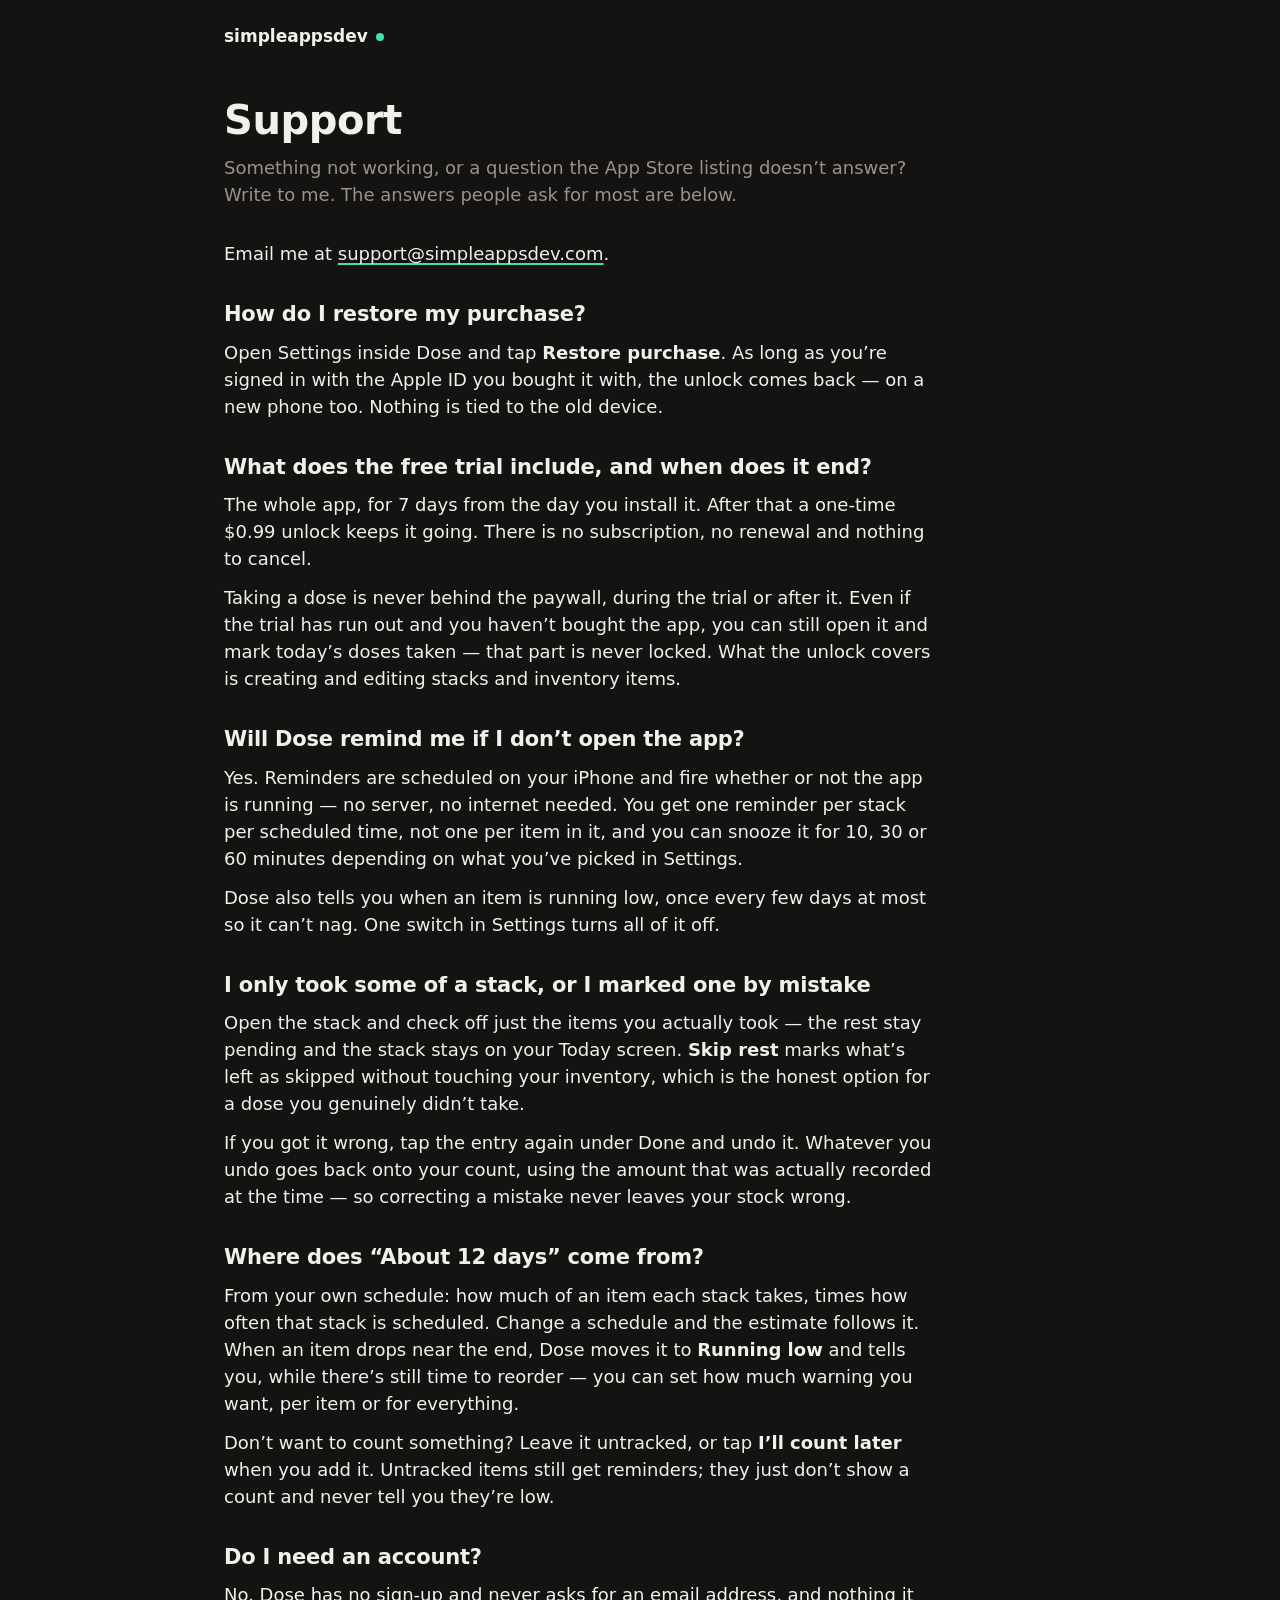
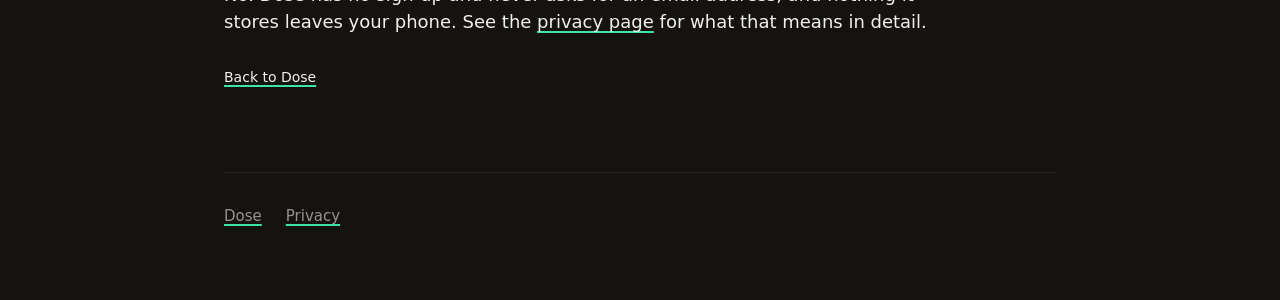
<file: dose/support/index.html>
<!DOCTYPE html>
<html lang="en">
<head>
<meta charset="utf-8">
<meta name="viewport" content="width=device-width, initial-scale=1">
<meta name="color-scheme" content="dark">
<title>simpleappsdev — Dose Support</title>
<link rel="icon" href="/favicon.ico">
<link rel="apple-touch-icon" href="/apple-touch-icon.png">
<meta name="description" content="Help with Dose: restoring a purchase, the free trial, reminders, partial doses and how the days-left estimate works.">
<link rel="canonical" href="https://simpleappsdev.com/dose/support/">
<meta property="og:type" content="website">
<meta property="og:title" content="Dose — Support">
<meta property="og:description" content="Help with Dose: restoring a purchase, the free trial, reminders, partial doses and how the days-left estimate works.">
<meta property="og:url" content="https://simpleappsdev.com/dose/support/">
<meta property="og:image" content="https://simpleappsdev.com/assets/og/dose.png">
<meta property="og:image:width" content="1200">
<meta property="og:image:height" content="630">
<meta name="twitter:card" content="summary_large_image">
<link rel="stylesheet" href="../../css/site.css">
</head>
<body class="themed" data-app="dose" data-theme="dark" style="--accent-l:#34D399;--accent-d:#3FE3A9">
<div class="wrap">
  <header class="top">
    <a href="../../">simpleappsdev</a><span class="dot"></span>
  </header>

  <main class="doc">
    <h1>Support</h1>
    <p class="lede">Something not working, or a question the App Store listing doesn’t answer? Write to me. The answers people ask for most are below.</p>

    <!-- static mirror of supportEmail in apps.json; the script rewrites it from
         the data on load and appends responseTime when it is set -->
    <p id="contact">Email me at <a href="mailto:support@simpleappsdev.com">support@simpleappsdev.com</a>.</p>

    <h2>How do I restore my purchase?</h2>
    <p>Open Settings inside Dose and tap <strong>Restore purchase</strong>. As long as you’re signed in with the Apple ID you bought it with, the unlock comes back — on a new phone too. Nothing is tied to the old device.</p>

    <h2>What does the free trial include, and when does it end?</h2>
    <p>The whole app, for 7 days from the day you install it. After that a one-time $0.99 unlock keeps it going. There is no subscription, no renewal and nothing to cancel.</p>
    <p>Taking a dose is never behind the paywall, during the trial or after it. Even if the trial has run out and you haven’t bought the app, you can still open it and mark today’s doses taken — that part is never locked. What the unlock covers is creating and editing stacks and inventory items.</p>

    <h2>Will Dose remind me if I don’t open the app?</h2>
    <p>Yes. Reminders are scheduled on your iPhone and fire whether or not the app is running — no server, no internet needed. You get one reminder per stack per scheduled time, not one per item in it, and you can snooze it for 10, 30 or 60 minutes depending on what you’ve picked in Settings.</p>
    <p>Dose also tells you when an item is running low, once every few days at most so it can’t nag. One switch in Settings turns all of it off.</p>

    <h2>I only took some of a stack, or I marked one by mistake</h2>
    <p>Open the stack and check off just the items you actually took — the rest stay pending and the stack stays on your Today screen. <strong>Skip rest</strong> marks what’s left as skipped without touching your inventory, which is the honest option for a dose you genuinely didn’t take.</p>
    <p>If you got it wrong, tap the entry again under Done and undo it. Whatever you undo goes back onto your count, using the amount that was actually recorded at the time — so correcting a mistake never leaves your stock wrong.</p>

    <h2>Where does “About 12 days” come from?</h2>
    <p>From your own schedule: how much of an item each stack takes, times how often that stack is scheduled. Change a schedule and the estimate follows it. When an item drops near the end, Dose moves it to <strong>Running low</strong> and tells you, while there’s still time to reorder — you can set how much warning you want, per item or for everything.</p>
    <p>Don’t want to count something? Leave it untracked, or tap <strong>I’ll count later</strong> when you add it. Untracked items still get reminders; they just don’t show a count and never tell you they’re low.</p>

    <h2>Do I need an account?</h2>
    <p>No. Dose has no sign-up and never asks for an email address, and nothing it stores leaves your phone. See the <a href="../privacy/">privacy page</a> for what that means in detail.</p>

    <p class="meta"><a href="../">Back to Dose</a></p>
  </main>

  <footer class="foot" id="foot">
    <a href="../">Dose</a>
    <a href="../privacy/">Privacy</a>
  </footer>
</div>
<script>
(function () {
  function val(v) {
    return (typeof v === 'string' && v !== '' && v.slice(0, 5) !== 'TODO:') ? v : null;
  }
  fetch('../../apps.json')
    .then(function (r) {
      if (!r.ok) throw new Error('apps.json ' + r.status);
      return r.json();
    })
    .then(function (data) {
      var mail = val(data.supportEmail);
      var contact = document.getElementById('contact');
      contact.textContent = 'Support is by email.';
      if (mail) {
        contact.textContent = 'Email me at ';
        var a = document.createElement('a');
        a.href = 'mailto:' + mail;
        a.textContent = mail;
        contact.appendChild(a);
        contact.appendChild(document.createTextNode('.'));
      }
      /* the reply window is the owner's promise to make — say nothing until it's set */
      var response = val(data.responseTime);
      if (response) {
        contact.appendChild(document.createTextNode(' ' + response));
      }
    })
    .catch(function (err) {
      /* every answer on this page is static and still readable */
      console.error('Could not load apps.json:', err);
    });
})();
</script>
</body>
</html>
</file>
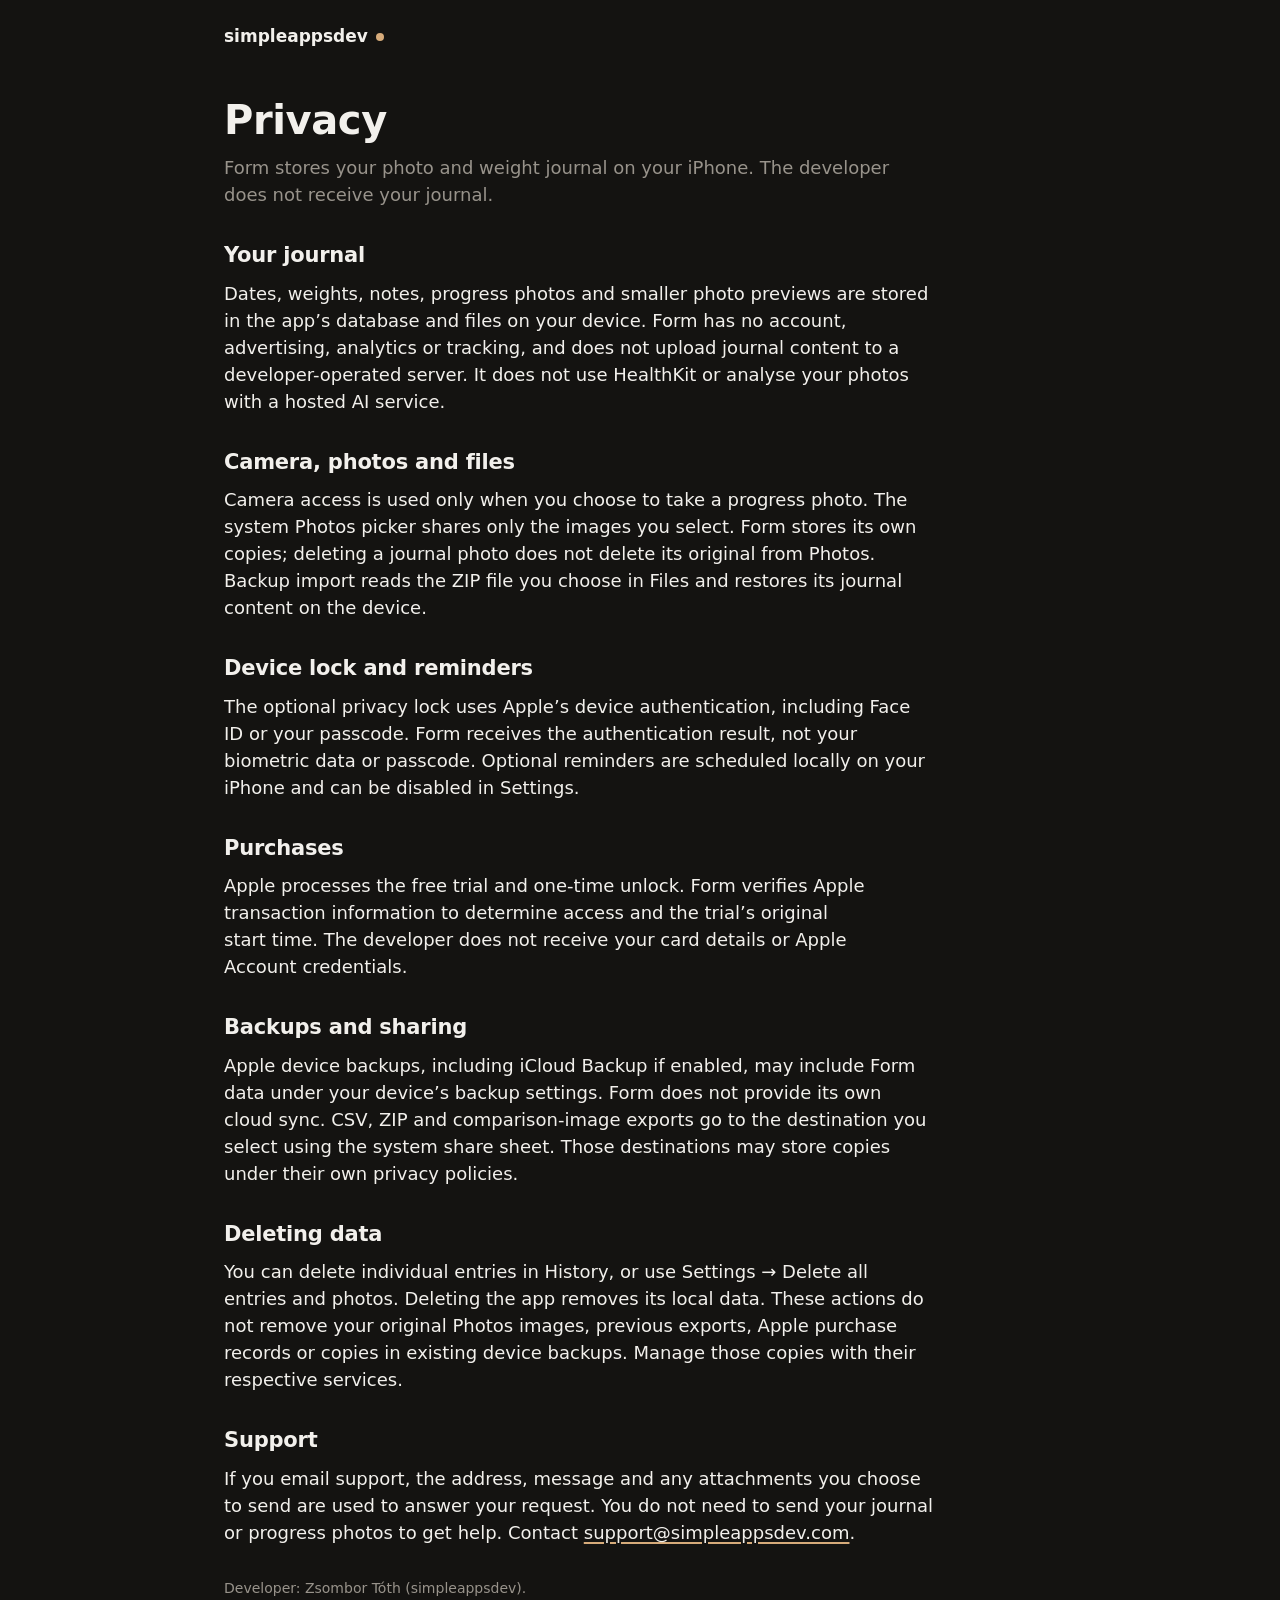
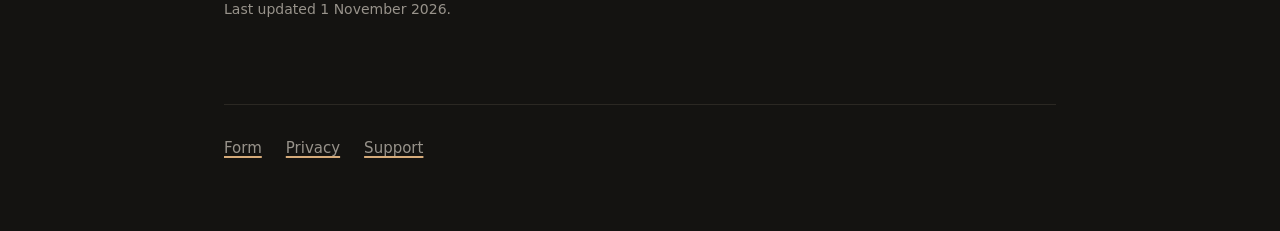
<file: form/privacy/index.html>
<!DOCTYPE html>
<html lang="en"><head><meta charset="utf-8"><meta name="viewport" content="width=device-width, initial-scale=1"><meta name="color-scheme" content="light dark">
<title>simpleappsdev — Form Privacy</title><meta name="description" content="What Form stores on your iPhone, Apple purchases, device backups, exports and deletion."><link rel="canonical" href="https://simpleappsdev.com/form/privacy/"><link rel="icon" href="/favicon.ico"><link rel="apple-touch-icon" href="/apple-touch-icon.png"><link rel="stylesheet" href="/css/site.css"><meta property="og:title" content="Form — Privacy"><meta property="og:description" content="What Form stores on your iPhone, Apple purchases, device backups, exports and deletion."><meta property="og:url" content="https://simpleappsdev.com/form/privacy/"><meta property="og:image" content="https://simpleappsdev.com/assets/og/form.jpg"><meta name="twitter:card" content="summary_large_image"></head>
<body class="themed" data-app="form" data-theme="dark" style="--accent-l:#B37C4F;--accent-d:#D6AB7A"><div class="wrap"><header class="top"><a href="/">simpleappsdev</a><span class="dot"></span></header><main class="doc"><h1>Privacy</h1><p class="lede">Form stores your photo and weight journal on your iPhone. The developer does not receive your journal.</p>
<h2>Your journal</h2><p>Dates, weights, notes, progress photos and smaller photo previews are stored in the app’s database and files on your device. Form has no account, advertising, analytics or tracking, and does not upload journal content to a developer-operated server. It does not use HealthKit or analyse your photos with a hosted AI service.</p>
<h2>Camera, photos and files</h2><p>Camera access is used only when you choose to take a progress photo. The system Photos picker shares only the images you select. Form stores its own copies; deleting a journal photo does not delete its original from Photos. Backup import reads the ZIP file you choose in Files and restores its journal content on the device.</p>
<h2>Device lock and reminders</h2><p>The optional privacy lock uses Apple’s device authentication, including Face ID or your passcode. Form receives the authentication result, not your biometric data or passcode. Optional reminders are scheduled locally on your iPhone and can be disabled in Settings.</p>
<h2>Purchases</h2><p>Apple processes the free trial and one-time unlock. Form verifies Apple transaction information to determine access and the trial’s original start time. The developer does not receive your card details or Apple Account credentials.</p>
<h2>Backups and sharing</h2><p>Apple device backups, including iCloud Backup if enabled, may include Form data under your device’s backup settings. Form does not provide its own cloud sync. CSV, ZIP and comparison-image exports go to the destination you select using the system share sheet. Those destinations may store copies under their own privacy policies.</p>
<h2>Deleting data</h2><p>You can delete individual entries in History, or use Settings → Delete all entries and photos. Deleting the app removes its local data. These actions do not remove your original Photos images, previous exports, Apple purchase records or copies in existing device backups. Manage those copies with their respective services.</p>
<h2>Support</h2><p>If you email support, the address, message and any attachments you choose to send are used to answer your request. You do not need to send your journal or progress photos to get help. Contact <a href="mailto:support@simpleappsdev.com">support@simpleappsdev.com</a>.</p><p class="meta">Developer: Zsombor Tóth (simpleappsdev).<br>Last updated 1 November 2026.</p></main><footer class="foot"><a href="/form/">Form</a><a href="/form/privacy/">Privacy</a><a href="/form/support/">Support</a></footer></div></body></html>
</file>
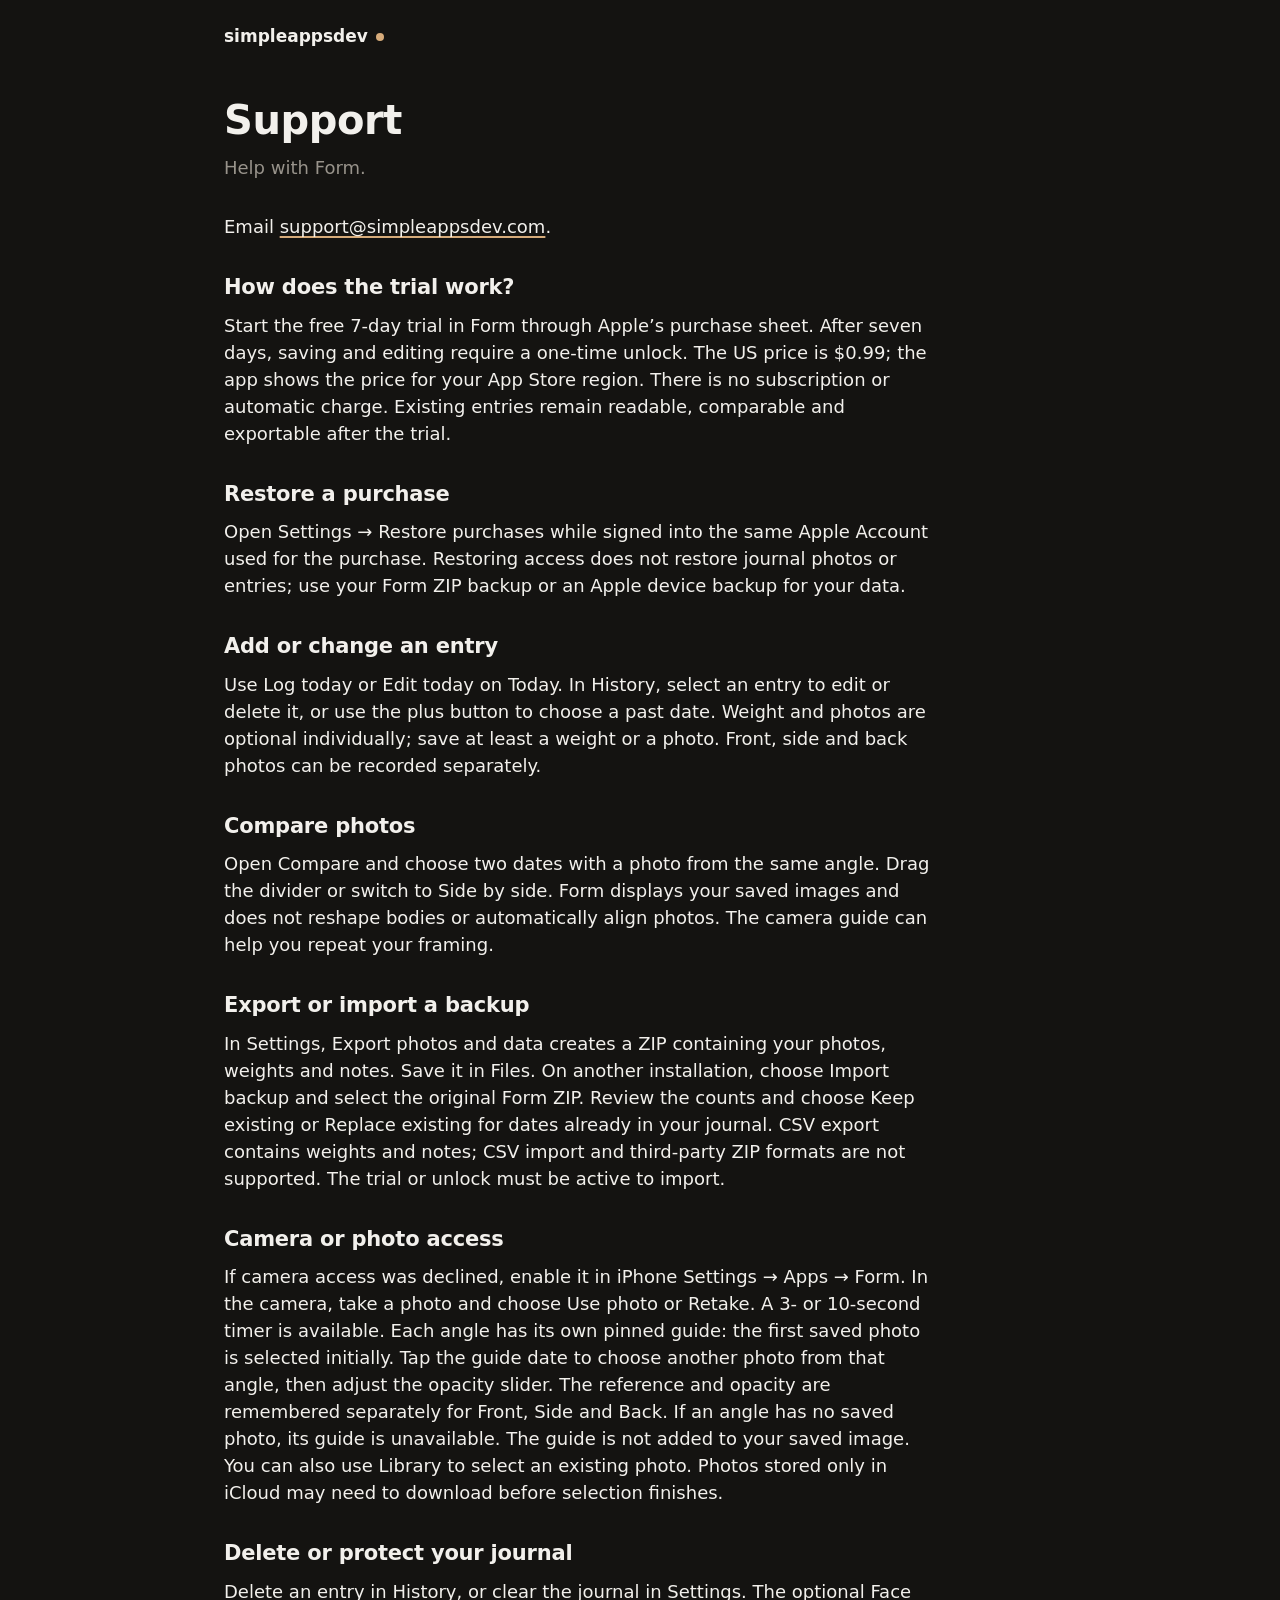
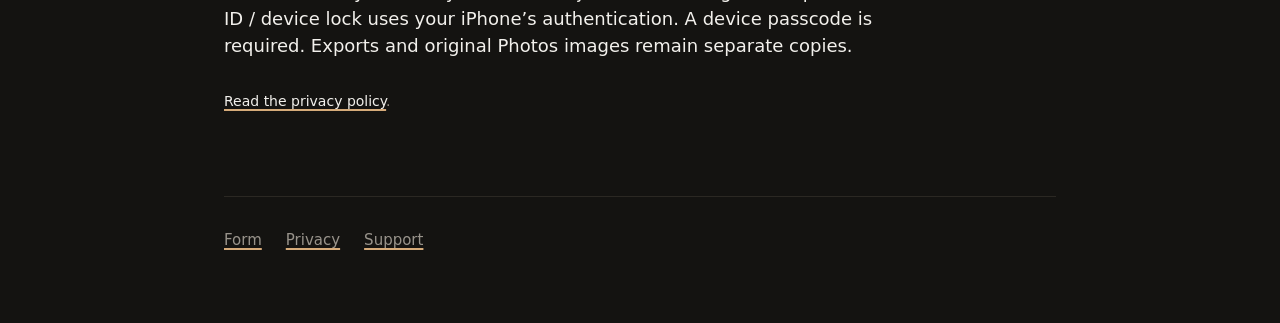
<file: form/support/index.html>
<!DOCTYPE html>
<html lang="en"><head><meta charset="utf-8"><meta name="viewport" content="width=device-width, initial-scale=1"><meta name="color-scheme" content="light dark">
<title>simpleappsdev — Form Support</title><meta name="description" content="Help with Form entries, photo comparison, the trial, restoring purchases and ZIP backups."><link rel="canonical" href="https://simpleappsdev.com/form/support/"><link rel="icon" href="/favicon.ico"><link rel="apple-touch-icon" href="/apple-touch-icon.png"><link rel="stylesheet" href="/css/site.css"><meta property="og:title" content="Form — Support"><meta property="og:description" content="Help with Form entries, photo comparison, the trial, restoring purchases and ZIP backups."><meta property="og:url" content="https://simpleappsdev.com/form/support/"><meta property="og:image" content="https://simpleappsdev.com/assets/og/form.jpg?v=7"><meta name="twitter:card" content="summary_large_image"></head>
<body class="themed" data-app="form" data-theme="dark" style="--accent-l:#B37C4F;--accent-d:#D6AB7A"><div class="wrap"><header class="top"><a href="/">simpleappsdev</a><span class="dot"></span></header><main class="doc"><h1>Support</h1><p class="lede">Help with Form.</p><p>Email <a href="mailto:support@simpleappsdev.com">support@simpleappsdev.com</a>.</p>
<h2>How does the trial work?</h2><p>Start the free 7-day trial in Form through Apple’s purchase sheet. After seven days, saving and editing require a one-time unlock. The US price is $0.99; the app shows the price for your App Store region. There is no subscription or automatic charge. Existing entries remain readable, comparable and exportable after the trial.</p>
<h2>Restore a purchase</h2><p>Open Settings → Restore purchases while signed into the same Apple Account used for the purchase. Restoring access does not restore journal photos or entries; use your Form ZIP backup or an Apple device backup for your data.</p>
<h2>Add or change an entry</h2><p>Use Log today or Edit today on Today. In History, select an entry to edit or delete it, or use the plus button to choose a past date. Weight and photos are optional individually; save at least a weight or a photo. Front, side and back photos can be recorded separately.</p>
<h2>Compare photos</h2><p>Open Compare and choose two dates with a photo from the same angle. Drag the divider or switch to Side by side. Form displays your saved images and does not reshape bodies or automatically align photos. The camera guide can help you repeat your framing.</p>
<h2>Export or import a backup</h2><p>In Settings, Export photos and data creates a ZIP containing your photos, weights and notes. Save it in Files. On another installation, choose Import backup and select the original Form ZIP. Review the counts and choose Keep existing or Replace existing for dates already in your journal. CSV export contains weights and notes; CSV import and third-party ZIP formats are not supported. The trial or unlock must be active to import.</p>
<h2>Camera or photo access</h2><p>If camera access was declined, enable it in iPhone Settings → Apps → Form. In the camera, take a photo and choose Use photo or Retake. A 3- or 10-second timer is available. Each angle has its own pinned guide: the first saved photo is selected initially. Tap the guide date to choose another photo from that angle, then adjust the opacity slider. The reference and opacity are remembered separately for Front, Side and Back. If an angle has no saved photo, its guide is unavailable. The guide is not added to your saved image. You can also use Library to select an existing photo. Photos stored only in iCloud may need to download before selection finishes.</p>
<h2>Delete or protect your journal</h2><p>Delete an entry in History, or clear the journal in Settings. The optional Face ID / device lock uses your iPhone’s authentication. A device passcode is required. Exports and original Photos images remain separate copies.</p><p class="meta"><a href="/form/privacy/">Read the privacy policy</a>.</p></main><footer class="foot"><a href="/form/">Form</a><a href="/form/privacy/">Privacy</a><a href="/form/support/">Support</a></footer></div></body></html>
</file>
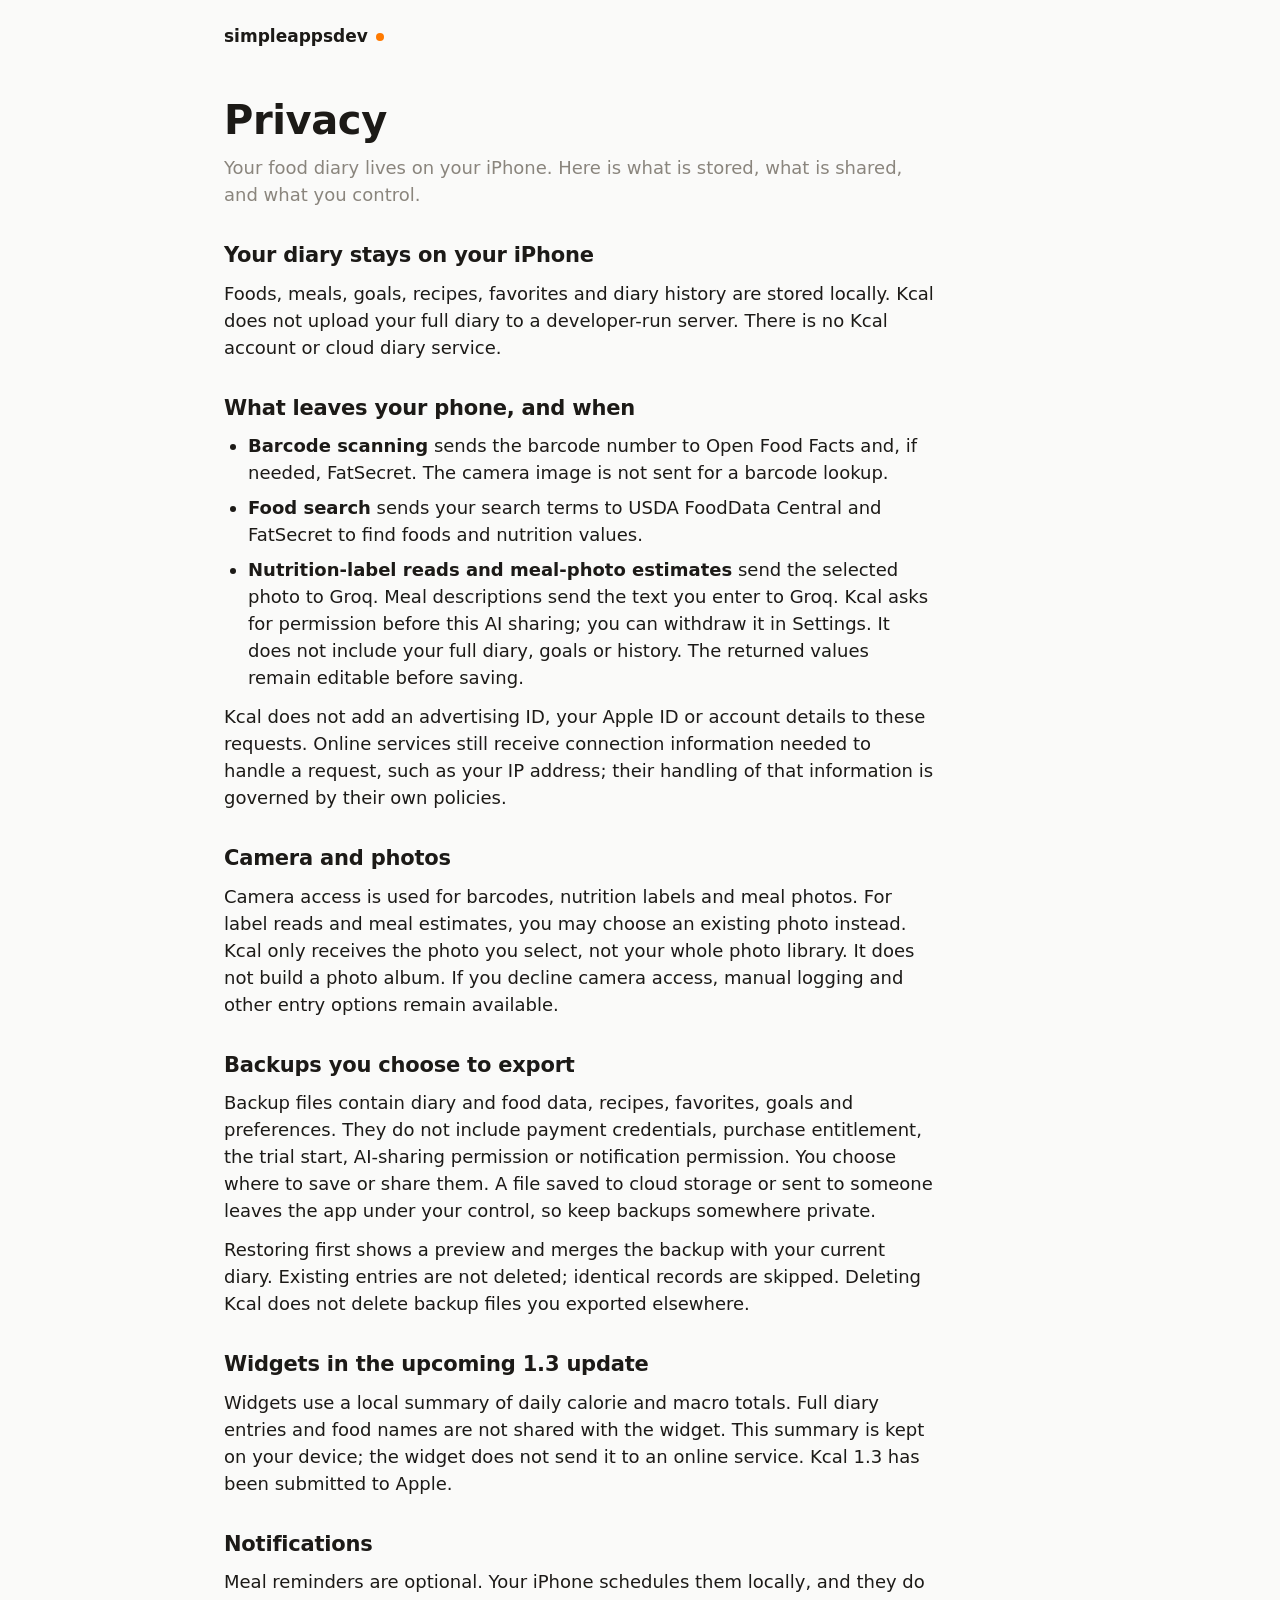
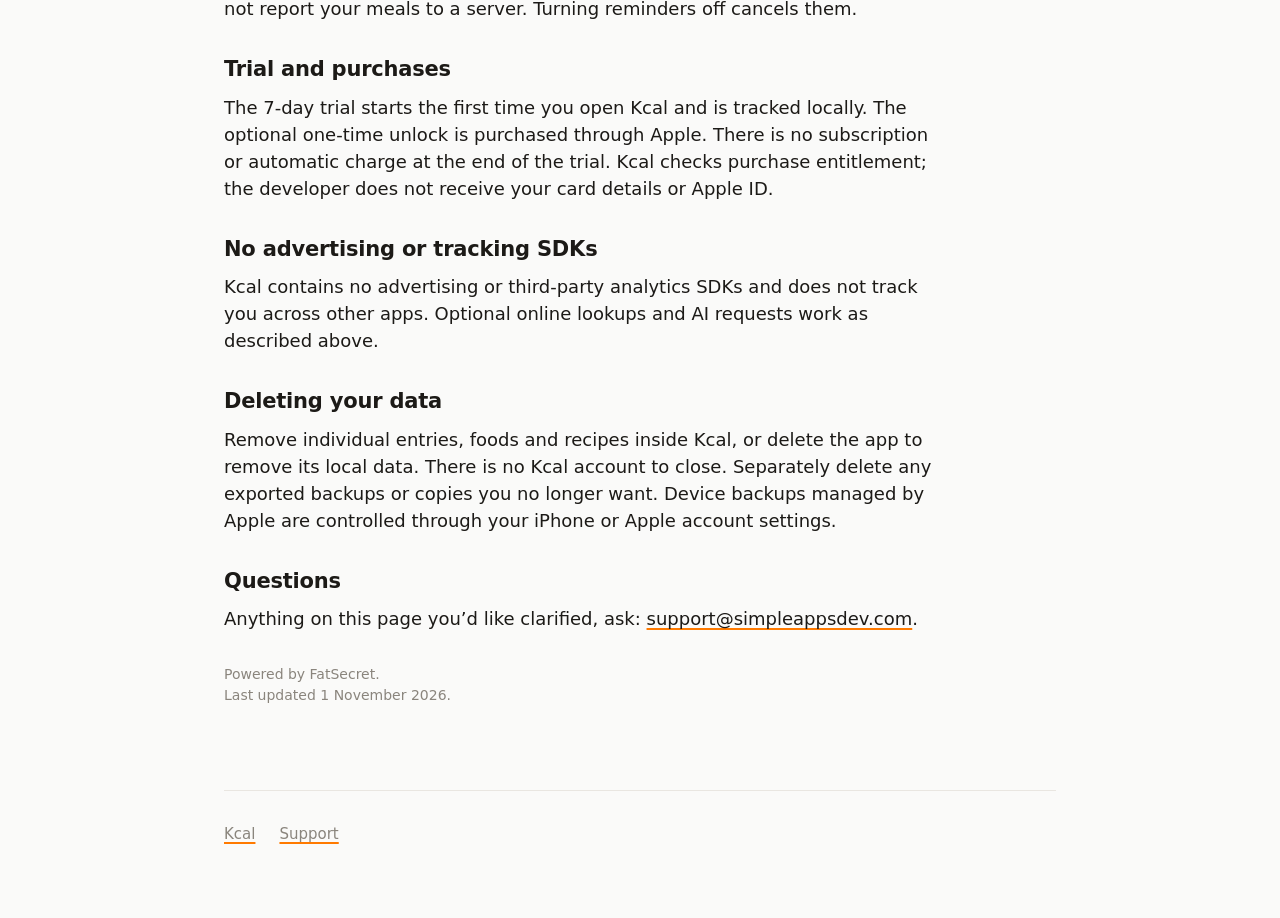
<file: kcal/privacy/index.html>
<!DOCTYPE html>
<html lang="en">
<head>
<meta charset="utf-8">
<meta name="viewport" content="width=device-width, initial-scale=1">
<meta name="color-scheme" content="light dark">
<title>simpleappsdev — Kcal Privacy</title>
<link rel="icon" href="/favicon.ico">
<link rel="apple-touch-icon" href="/apple-touch-icon.png">
<meta name="description" content="What Kcal stores, what leaves your iPhone, and what it never collects.">
<link rel="canonical" href="https://simpleappsdev.com/kcal/privacy/">
<meta property="og:type" content="website">
<meta property="og:title" content="Kcal — Privacy">
<meta property="og:description" content="What Kcal stores, what leaves your iPhone, and what it never collects.">
<meta property="og:url" content="https://simpleappsdev.com/kcal/privacy/">
<meta property="og:image" content="https://simpleappsdev.com/assets/og/kcal-update.jpg?v=13">
<meta property="og:image:width" content="1200">
<meta property="og:image:height" content="630">
<meta name="twitter:card" content="summary_large_image">
<link rel="stylesheet" href="../../css/site.css">
</head>
<body class="themed" data-app="kcal" style="--accent-l:#FF7A00;--accent-d:#FF8F2A">
<div class="wrap">
  <header class="top">
    <a href="../../">simpleappsdev</a><span class="dot"></span>
  </header>

  <main class="doc">
    <h1>Privacy</h1>
    <p class="lede">Your food diary lives on your iPhone. Here is what is stored, what is shared, and what you control.</p>
    <h2>Your diary stays on your iPhone</h2>
    <p>Foods, meals, goals, recipes, favorites and diary history are stored locally. Kcal does not upload your full diary to a developer-run server. There is no Kcal account or cloud diary service.</p>
    <h2>What leaves your phone, and when</h2>
    <ul>
      <li><strong>Barcode scanning</strong> sends the barcode number to Open Food Facts and, if needed, FatSecret. The camera image is not sent for a barcode lookup.</li>
      <li><strong>Food search</strong> sends your search terms to USDA FoodData Central and FatSecret to find foods and nutrition values.</li>
      <li><strong>Nutrition-label reads and meal-photo estimates</strong> send the selected photo to Groq. Meal descriptions send the text you enter to Groq. Kcal asks for permission before this AI sharing; you can withdraw it in Settings. It does not include your full diary, goals or history. The returned values remain editable before saving.</li>
    </ul>
    <p>Kcal does not add an advertising ID, your Apple ID or account details to these requests. Online services still receive connection information needed to handle a request, such as your IP address; their handling of that information is governed by their own policies.</p>
    <h2>Camera and photos</h2>
    <p>Camera access is used for barcodes, nutrition labels and meal photos. For label reads and meal estimates, you may choose an existing photo instead. Kcal only receives the photo you select, not your whole photo library. It does not build a photo album. If you decline camera access, manual logging and other entry options remain available.</p>
    <h2>Backups you choose to export</h2>
    <p>Backup files contain diary and food data, recipes, favorites, goals and preferences. They do not include payment credentials, purchase entitlement, the trial start, AI-sharing permission or notification permission. You choose where to save or share them. A file saved to cloud storage or sent to someone leaves the app under your control, so keep backups somewhere private.</p>
    <p>Restoring first shows a preview and merges the backup with your current diary. Existing entries are not deleted; identical records are skipped. Deleting Kcal does not delete backup files you exported elsewhere.</p>
    <h2>Widgets in the upcoming 1.3 update</h2>
    <p>Widgets use a local summary of daily calorie and macro totals. Full diary entries and food names are not shared with the widget. This summary is kept on your device; the widget does not send it to an online service. Kcal 1.3 has been submitted to Apple.</p>
    <h2>Notifications</h2>
    <p>Meal reminders are optional. Your iPhone schedules them locally, and they do not report your meals to a server. Turning reminders off cancels them.</p>
    <h2>Trial and purchases</h2>
    <p>The 7-day trial starts the first time you open Kcal and is tracked locally. The optional one-time unlock is purchased through Apple. There is no subscription or automatic charge at the end of the trial. Kcal checks purchase entitlement; the developer does not receive your card details or Apple ID.</p>
    <h2>No advertising or tracking SDKs</h2>
    <p>Kcal contains no advertising or third-party analytics SDKs and does not track you across other apps. Optional online lookups and AI requests work as described above.</p>
    <h2>Deleting your data</h2>
    <p>Remove individual entries, foods and recipes inside Kcal, or delete the app to remove its local data. There is no Kcal account to close. Separately delete any exported backups or copies you no longer want. Device backups managed by Apple are controlled through your iPhone or Apple account settings.</p>
    <h2>Questions</h2>
    <!-- Static mirror of supportEmail in apps.json. -->
    <p id="contact">Anything on this page you’d like clarified, ask: <a href="mailto:support@simpleappsdev.com">support@simpleappsdev.com</a>.</p>
    <p class="meta">Powered by FatSecret.<br>Last updated 1 November 2026.</p>
  </main>

  <footer class="foot" id="foot">
    <a href="../">Kcal</a>
    <a href="../support/">Support</a>
  </footer>
</div>
<script>
(function () {
  function val(v) {
    return (typeof v === 'string' && v !== '' && v.slice(0, 5) !== 'TODO:') ? v : null;
  }
  fetch('../../apps.json')
    .then(function (r) {
      if (!r.ok) throw new Error('apps.json ' + r.status);
      return r.json();
    })
    .then(function (data) {
      var p = document.getElementById('contact');
      var mail = val(data.supportEmail);
      if (!mail) {
        p.textContent = 'Anything on this page you’d like clarified, just ask.';
        return;
      }
      p.textContent = 'Anything on this page you’d like clarified, ask: ';
      var a = document.createElement('a');
      a.href = 'mailto:' + mail;
      a.textContent = mail;
      p.appendChild(a);
      p.appendChild(document.createTextNode('.'));
    })
    .catch(function (err) {
      /* the page is static prose; only the address is data, and the support
         page link in it still works */
      console.error('Could not load apps.json:', err);
    });
})();
</script>
</body>
</html>
</file>
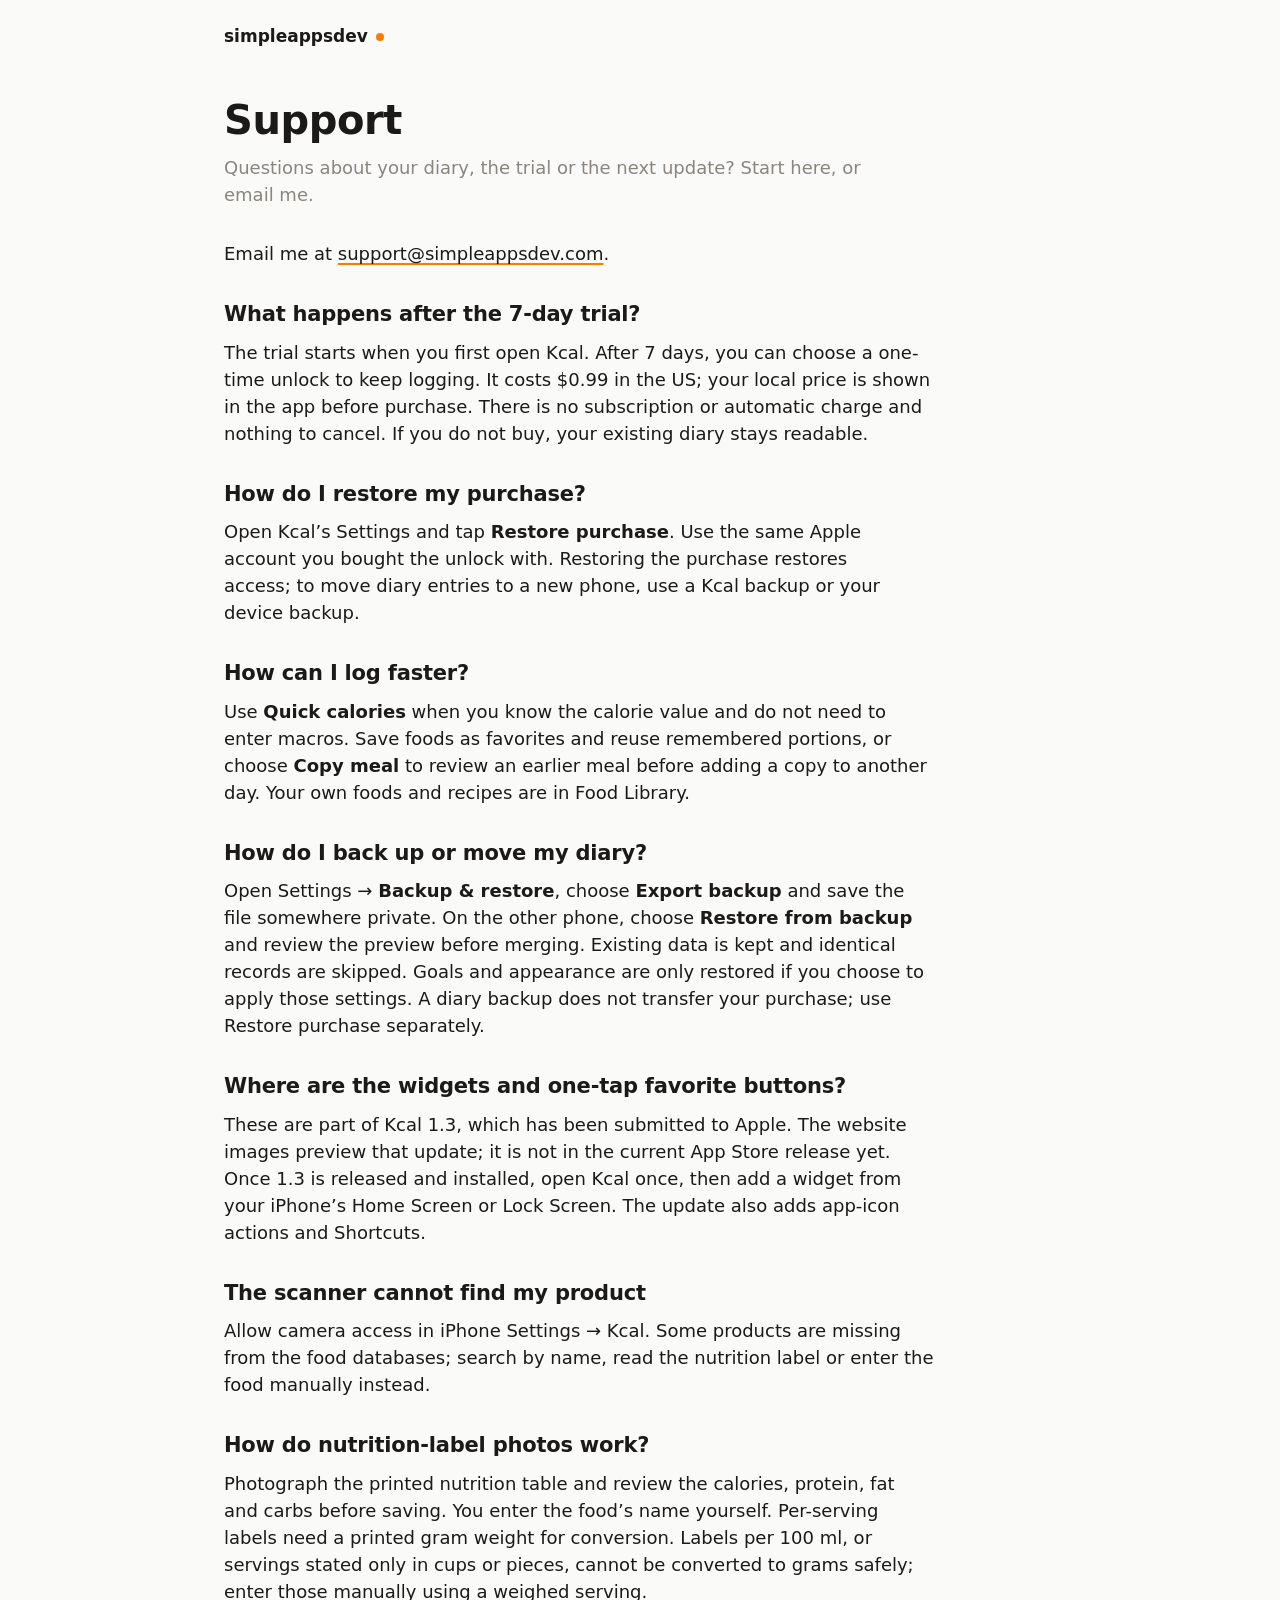
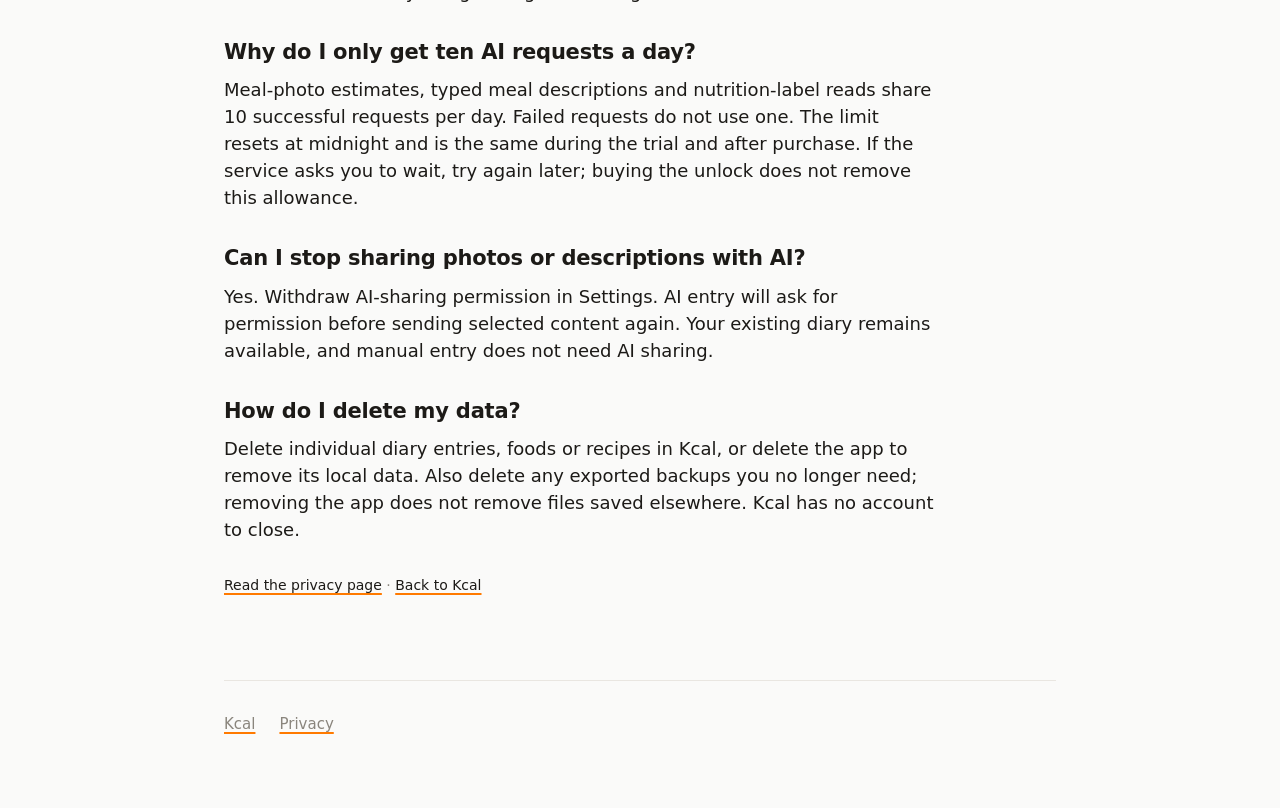
<file: kcal/support/index.html>
<!DOCTYPE html>
<html lang="en">
<head>
<meta charset="utf-8">
<meta name="viewport" content="width=device-width, initial-scale=1">
<meta name="color-scheme" content="light dark">
<title>simpleappsdev — Kcal Support</title>
<link rel="icon" href="/favicon.ico">
<link rel="apple-touch-icon" href="/apple-touch-icon.png">
<meta name="description" content="Help with Kcal: the 7-day trial, one-time purchase, quick logging, backups, AI sharing and the upcoming 1.3 update.">
<link rel="canonical" href="https://simpleappsdev.com/kcal/support/">
<meta property="og:type" content="website">
<meta property="og:title" content="Kcal — Support">
<meta property="og:description" content="Help with Kcal: the 7-day trial, one-time purchase, quick logging, backups, AI sharing and the upcoming 1.3 update.">
<meta property="og:url" content="https://simpleappsdev.com/kcal/support/">
<meta property="og:image" content="https://simpleappsdev.com/assets/og/kcal-update.jpg?v=13">
<meta property="og:image:width" content="1200">
<meta property="og:image:height" content="630">
<meta name="twitter:card" content="summary_large_image">
<link rel="stylesheet" href="../../css/site.css">
</head>
<body class="themed" data-app="kcal" style="--accent-l:#FF7A00;--accent-d:#FF8F2A">
<div class="wrap">
  <header class="top">
    <a href="../../">simpleappsdev</a><span class="dot"></span>
  </header>

  <main class="doc">
    <h1>Support</h1>
    <p class="lede">Questions about your diary, the trial or the next update? Start here, or email me.</p>
    <!-- Static mirror of supportEmail in apps.json. -->
    <p id="contact">Email me at <a href="mailto:support@simpleappsdev.com">support@simpleappsdev.com</a>.</p>
    <h2>What happens after the 7-day trial?</h2>
    <p>The trial starts when you first open Kcal. After 7 days, you can choose a one-time unlock to keep logging. It costs $0.99 in the US; your local price is shown in the app before purchase. There is no subscription or automatic charge and nothing to cancel. If you do not buy, your existing diary stays readable.</p>
    <h2>How do I restore my purchase?</h2>
    <p>Open Kcal’s Settings and tap <strong>Restore purchase</strong>. Use the same Apple account you bought the unlock with. Restoring the purchase restores access; to move diary entries to a new phone, use a Kcal backup or your device backup.</p>
    <h2>How can I log faster?</h2>
    <p>Use <strong>Quick calories</strong> when you know the calorie value and do not need to enter macros. Save foods as favorites and reuse remembered portions, or choose <strong>Copy meal</strong> to review an earlier meal before adding a copy to another day. Your own foods and recipes are in Food Library.</p>
    <h2>How do I back up or move my diary?</h2>
    <p>Open Settings → <strong>Backup &amp; restore</strong>, choose <strong>Export backup</strong> and save the file somewhere private. On the other phone, choose <strong>Restore from backup</strong> and review the preview before merging. Existing data is kept and identical records are skipped. Goals and appearance are only restored if you choose to apply those settings. A diary backup does not transfer your purchase; use Restore purchase separately.</p>
    <h2>Where are the widgets and one-tap favorite buttons?</h2>
    <p>These are part of Kcal 1.3, which has been submitted to Apple. The website images preview that update; it is not in the current App Store release yet. Once 1.3 is released and installed, open Kcal once, then add a widget from your iPhone’s Home Screen or Lock Screen. The update also adds app-icon actions and Shortcuts.</p>
    <h2>The scanner cannot find my product</h2>
    <p>Allow camera access in iPhone Settings → Kcal. Some products are missing from the food databases; search by name, read the nutrition label or enter the food manually instead.</p>
    <h2>How do nutrition-label photos work?</h2>
    <p>Photograph the printed nutrition table and review the calories, protein, fat and carbs before saving. You enter the food’s name yourself. Per-serving labels need a printed gram weight for conversion. Labels per 100 ml, or servings stated only in cups or pieces, cannot be converted to grams safely; enter those manually using a weighed serving.</p>
    <h2>Why do I only get ten AI requests a day?</h2>
    <p>Meal-photo estimates, typed meal descriptions and nutrition-label reads share 10 successful requests per day. Failed requests do not use one. The limit resets at midnight and is the same during the trial and after purchase. If the service asks you to wait, try again later; buying the unlock does not remove this allowance.</p>
    <h2>Can I stop sharing photos or descriptions with AI?</h2>
    <p>Yes. Withdraw AI-sharing permission in Settings. AI entry will ask for permission before sending selected content again. Your existing diary remains available, and manual entry does not need AI sharing.</p>
    <h2>How do I delete my data?</h2>
    <p>Delete individual diary entries, foods or recipes in Kcal, or delete the app to remove its local data. Also delete any exported backups you no longer need; removing the app does not remove files saved elsewhere. Kcal has no account to close.</p>
    <p class="meta"><a href="../privacy/">Read the privacy page</a> · <a href="../">Back to Kcal</a></p>
  </main>

  <footer class="foot" id="foot">
    <a href="../">Kcal</a>
    <a href="../privacy/">Privacy</a>
  </footer>
</div>
<script>
(function () {
  function val(v) {
    return (typeof v === 'string' && v !== '' && v.slice(0, 5) !== 'TODO:') ? v : null;
  }
  fetch('../../apps.json')
    .then(function (r) {
      if (!r.ok) throw new Error('apps.json ' + r.status);
      return r.json();
    })
    .then(function (data) {
      var mail = val(data.supportEmail);
      var contact = document.getElementById('contact');
      contact.textContent = 'Support is by email.';
      if (mail) {
        contact.textContent = 'Email me at ';
        var a = document.createElement('a');
        a.href = 'mailto:' + mail;
        a.textContent = mail;
        contact.appendChild(a);
        contact.appendChild(document.createTextNode('.'));
      }
      /* the reply window is the owner's promise to make — say nothing until it's set */
      var response = val(data.responseTime);
      if (response) {
        contact.appendChild(document.createTextNode(' ' + response));
      }
    })
    .catch(function (err) {
      /* every answer on this page is static and still readable */
      console.error('Could not load apps.json:', err);
    });
})();
</script>
</body>
</html>
</file>
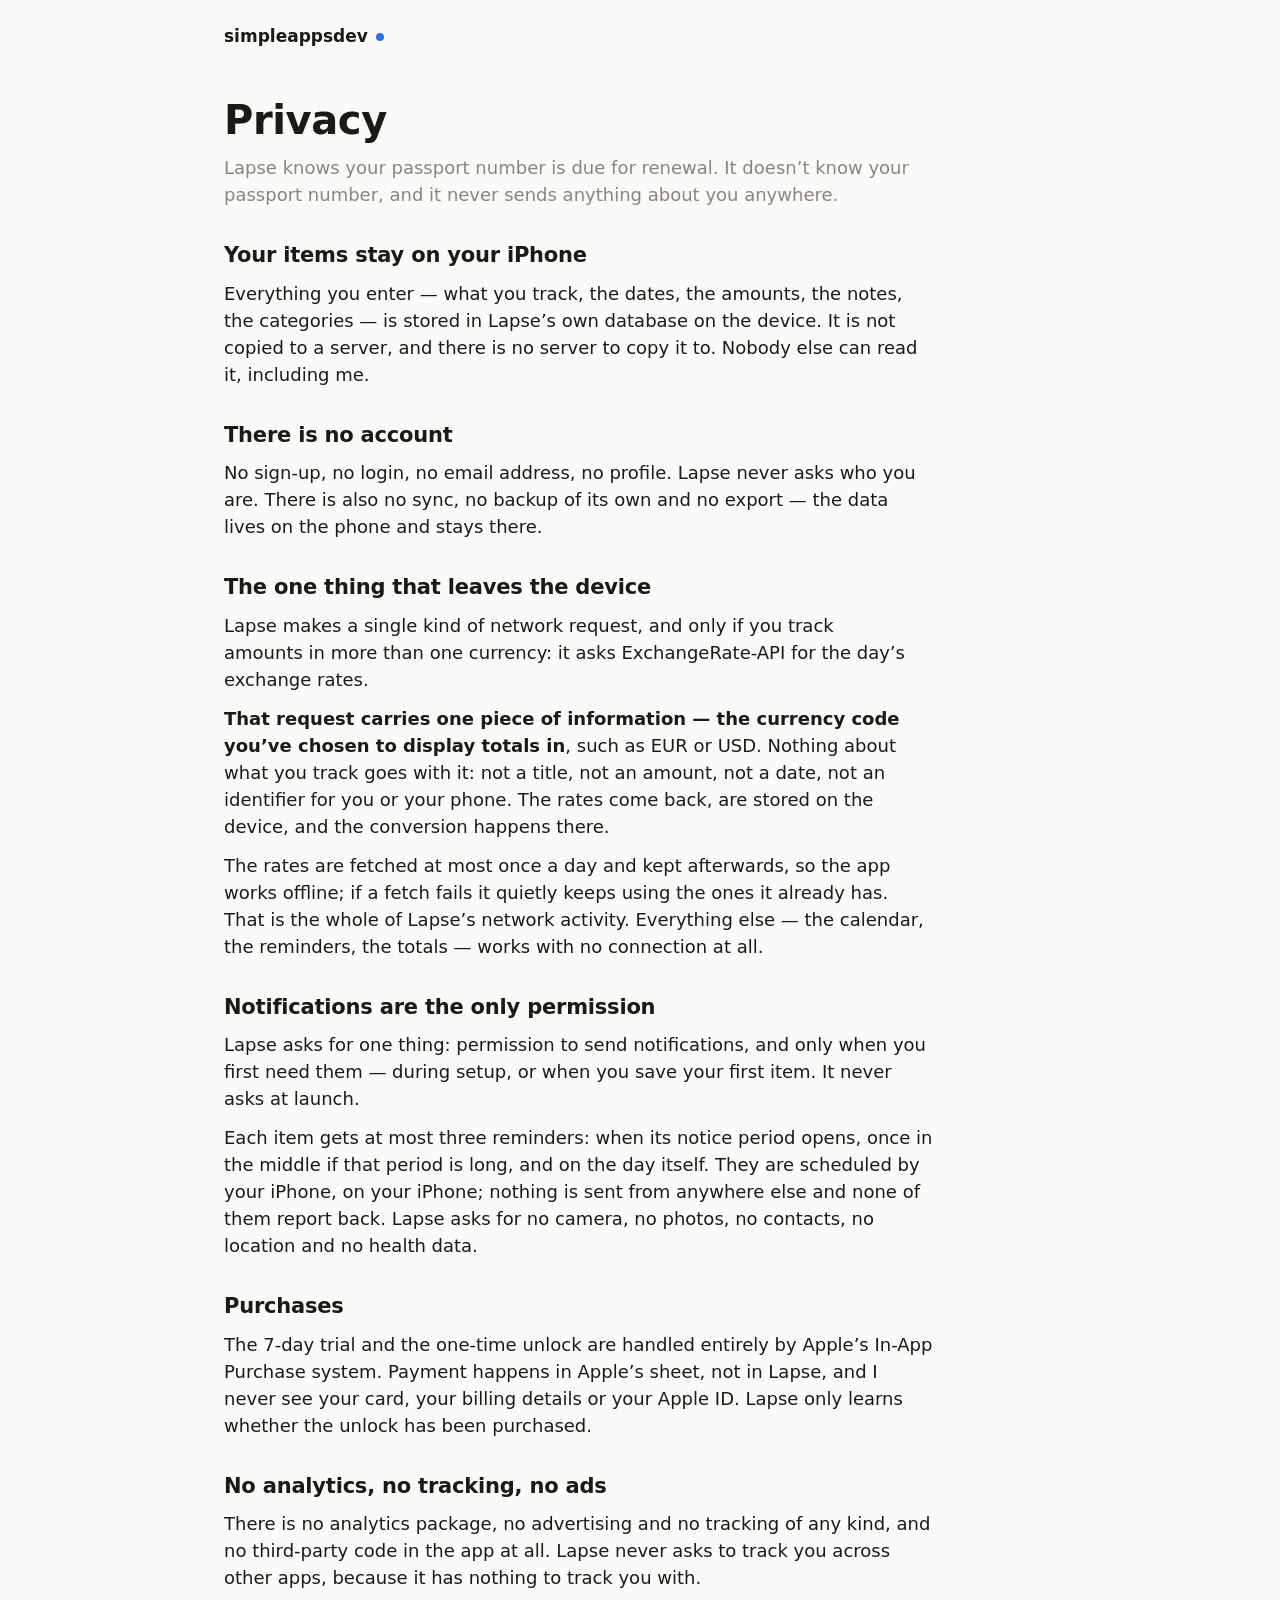
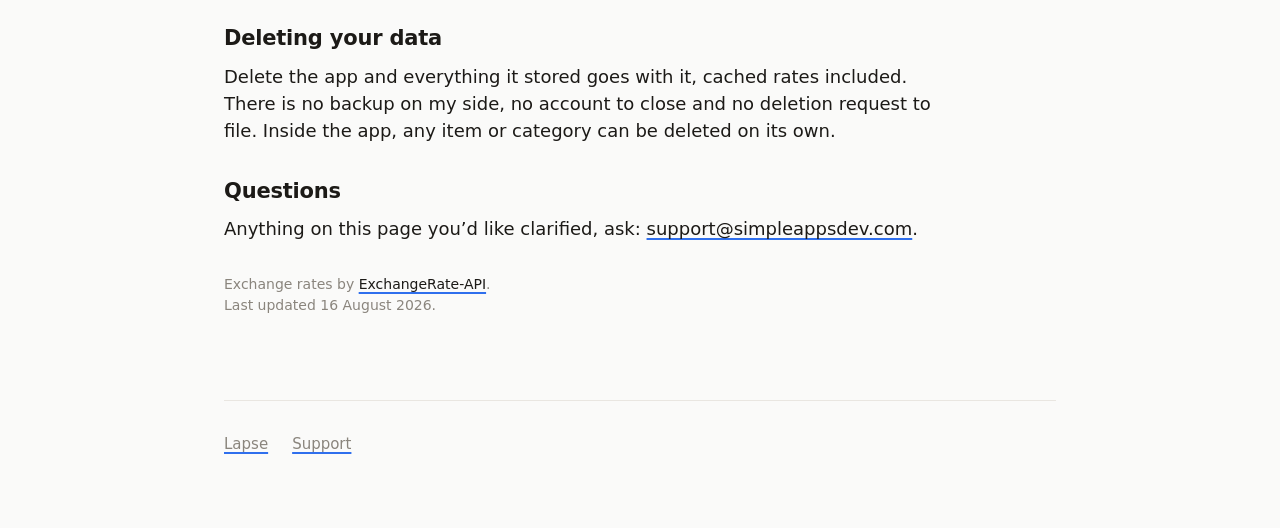
<file: lapse/privacy/index.html>
<!DOCTYPE html>
<html lang="en">
<head>
<meta charset="utf-8">
<meta name="viewport" content="width=device-width, initial-scale=1">
<meta name="color-scheme" content="light dark">
<title>simpleappsdev — Lapse Privacy</title>
<link rel="icon" href="/favicon.ico">
<link rel="apple-touch-icon" href="/apple-touch-icon.png">
<meta name="description" content="What Lapse stores, the one thing that leaves your iPhone, and what it never collects.">
<link rel="canonical" href="https://simpleappsdev.com/lapse/privacy/">
<meta property="og:type" content="website">
<meta property="og:title" content="Lapse — Privacy">
<meta property="og:description" content="What Lapse stores, the one thing that leaves your iPhone, and what it never collects.">
<meta property="og:url" content="https://simpleappsdev.com/lapse/privacy/">
<meta property="og:image" content="https://simpleappsdev.com/assets/og/lapse.png">
<meta property="og:image:width" content="1200">
<meta property="og:image:height" content="630">
<meta name="twitter:card" content="summary_large_image">
<link rel="stylesheet" href="../../css/site.css">
</head>
<body class="themed" data-app="lapse" style="--accent-l:#2F6FED;--accent-d:#4C84FF">
<div class="wrap">
  <header class="top">
    <a href="../../">simpleappsdev</a><span class="dot"></span>
  </header>

  <main class="doc">
    <h1>Privacy</h1>
    <p class="lede">Lapse knows your passport number is due for renewal. It doesn’t know your passport number, and it never sends anything about you anywhere.</p>

    <h2>Your items stay on your iPhone</h2>
    <p>Everything you enter — what you track, the dates, the amounts, the notes, the categories — is stored in Lapse’s own database on the device. It is not copied to a server, and there is no server to copy it to. Nobody else can read it, including me.</p>

    <h2>There is no account</h2>
    <p>No sign-up, no login, no email address, no profile. Lapse never asks who you are. There is also no sync, no backup of its own and no export — the data lives on the phone and stays there.</p>

    <h2>The one thing that leaves the device</h2>
    <p>Lapse makes a single kind of network request, and only if you track amounts in more than one currency: it asks ExchangeRate-API for the day’s exchange rates.</p>
    <p><strong>That request carries one piece of information — the currency code you’ve chosen to display totals in</strong>, such as EUR or USD. Nothing about what you track goes with it: not a title, not an amount, not a date, not an identifier for you or your phone. The rates come back, are stored on the device, and the conversion happens there.</p>
    <p>The rates are fetched at most once a day and kept afterwards, so the app works offline; if a fetch fails it quietly keeps using the ones it already has. That is the whole of Lapse’s network activity. Everything else — the calendar, the reminders, the totals — works with no connection at all.</p>

    <h2>Notifications are the only permission</h2>
    <p>Lapse asks for one thing: permission to send notifications, and only when you first need them — during setup, or when you save your first item. It never asks at launch.</p>
    <p>Each item gets at most three reminders: when its notice period opens, once in the middle if that period is long, and on the day itself. They are scheduled by your iPhone, on your iPhone; nothing is sent from anywhere else and none of them report back. Lapse asks for no camera, no photos, no contacts, no location and no health data.</p>

    <h2>Purchases</h2>
    <p>The 7-day trial and the one-time unlock are handled entirely by Apple’s In-App Purchase system. Payment happens in Apple’s sheet, not in Lapse, and I never see your card, your billing details or your Apple ID. Lapse only learns whether the unlock has been purchased.</p>

    <h2>No analytics, no tracking, no ads</h2>
    <p>There is no analytics package, no advertising and no tracking of any kind, and no third-party code in the app at all. Lapse never asks to track you across other apps, because it has nothing to track you with.</p>

    <h2>Deleting your data</h2>
    <p>Delete the app and everything it stored goes with it, cached rates included. There is no backup on my side, no account to close and no deletion request to file. Inside the app, any item or category can be deleted on its own.</p>

    <h2>Questions</h2>
    <!-- static mirror of supportEmail in apps.json; the script rewrites it from
         the data on load, and omits the address entirely if it is unset -->
    <p id="contact">Anything on this page you’d like clarified, ask: <a href="mailto:support@simpleappsdev.com">support@simpleappsdev.com</a>.</p>

    <p class="meta">Exchange rates by <a href="https://www.exchangerate-api.com">ExchangeRate-API</a>.<br>
    Last updated 16 August 2026.</p>
  </main>

  <footer class="foot" id="foot">
    <a href="../">Lapse</a>
    <a href="../support/">Support</a>
  </footer>
</div>
<script>
(function () {
  function val(v) {
    return (typeof v === 'string' && v !== '' && v.slice(0, 5) !== 'TODO:') ? v : null;
  }
  fetch('../../apps.json')
    .then(function (r) {
      if (!r.ok) throw new Error('apps.json ' + r.status);
      return r.json();
    })
    .then(function (data) {
      var p = document.getElementById('contact');
      var mail = val(data.supportEmail);
      if (!mail) {
        p.textContent = 'Anything on this page you’d like clarified, just ask.';
        return;
      }
      p.textContent = 'Anything on this page you’d like clarified, ask: ';
      var a = document.createElement('a');
      a.href = 'mailto:' + mail;
      a.textContent = mail;
      p.appendChild(a);
      p.appendChild(document.createTextNode('.'));
    })
    .catch(function (err) {
      /* the page is static prose; only the address is data */
      console.error('Could not load apps.json:', err);
    });
})();
</script>
</body>
</html>
</file>
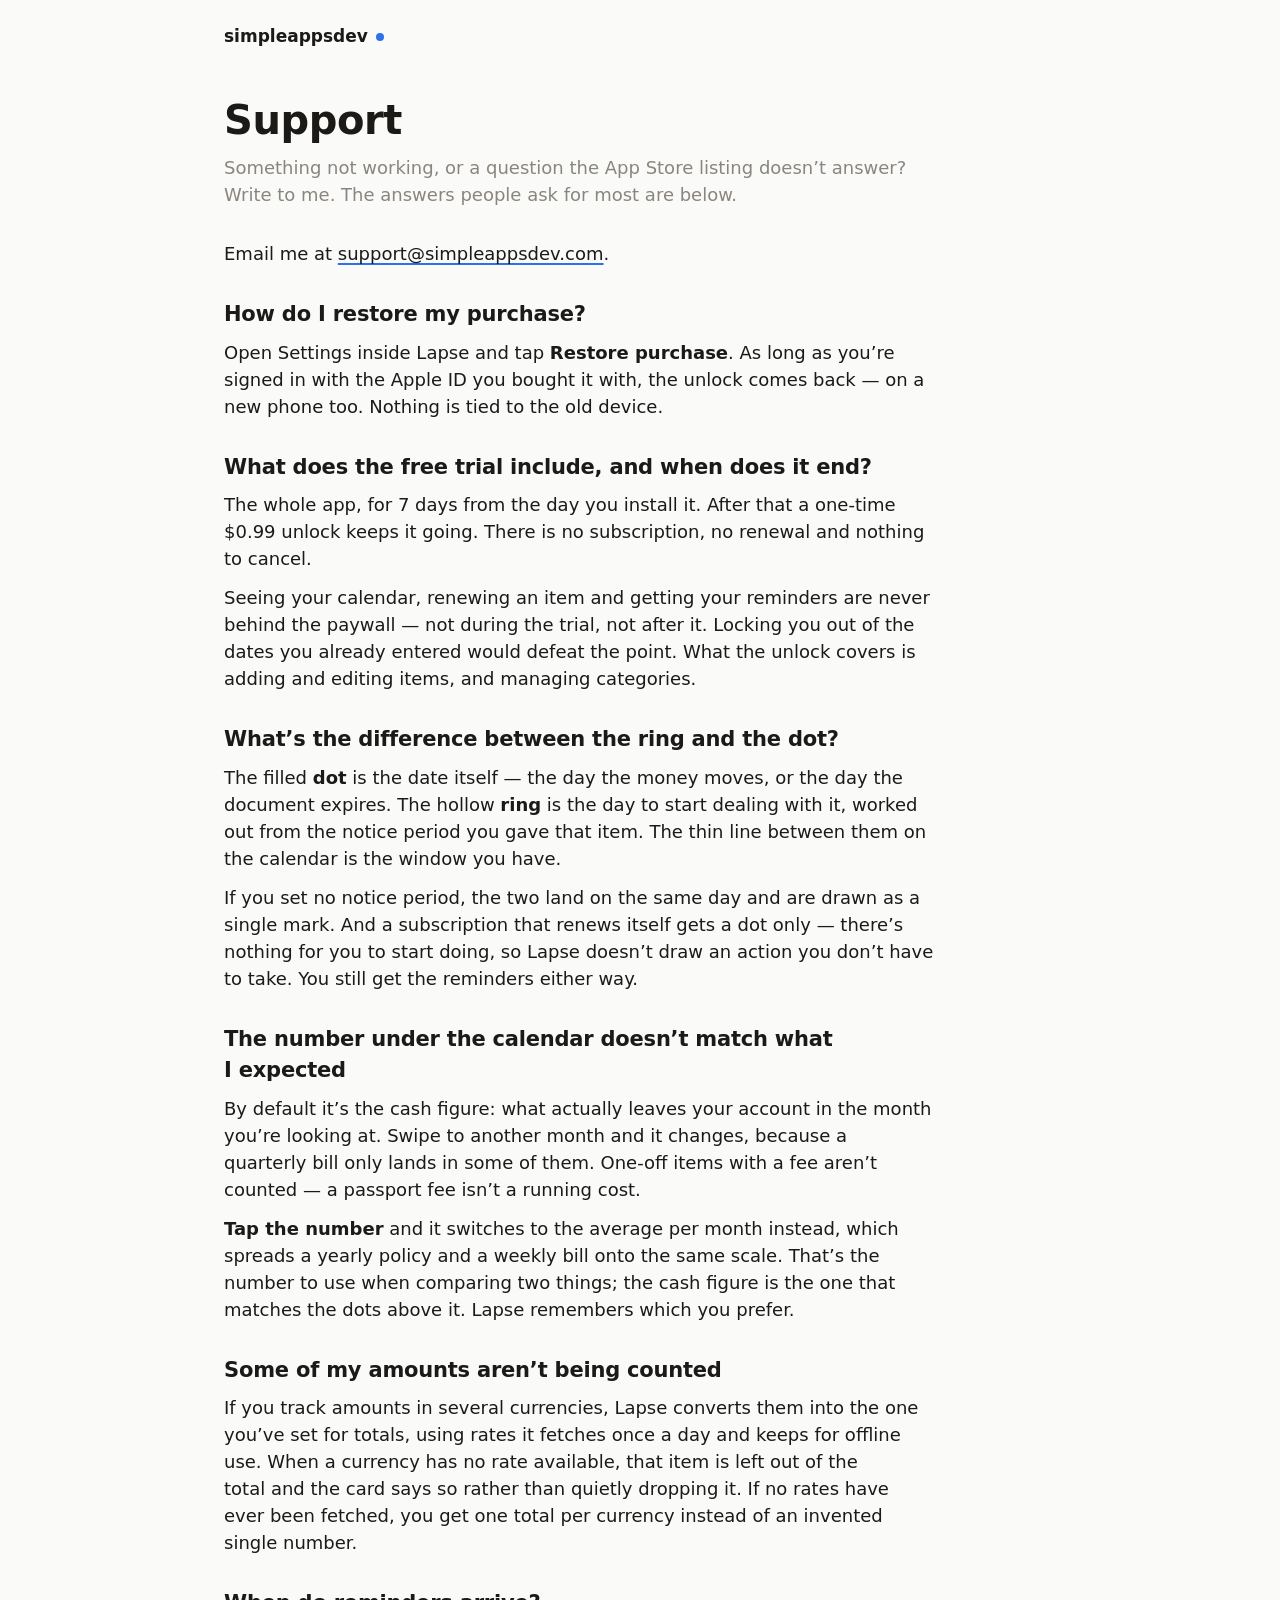
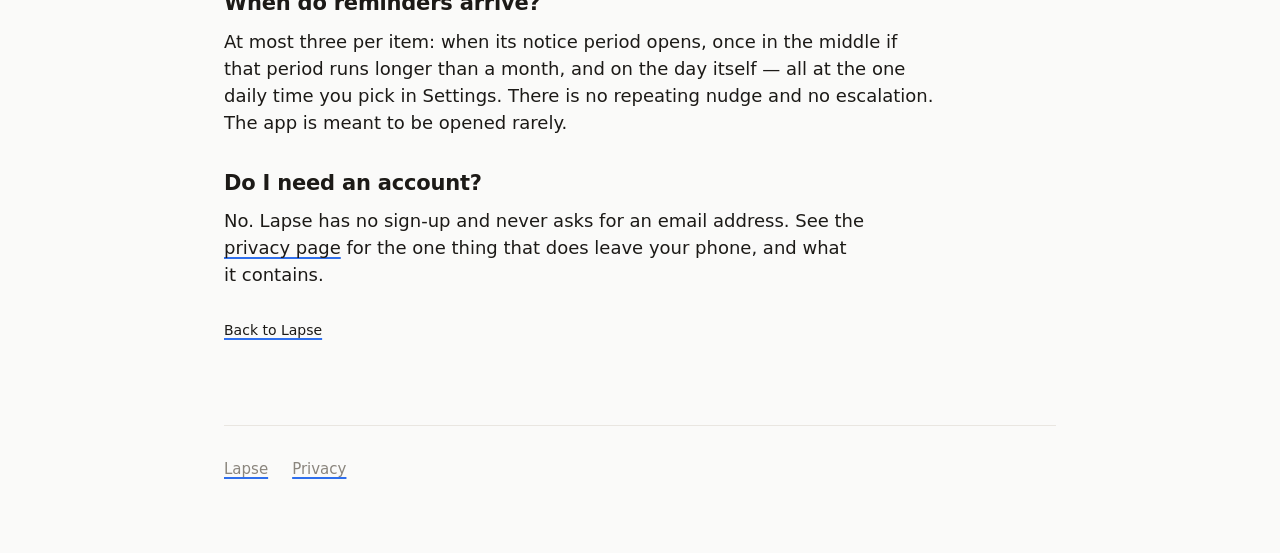
<file: lapse/support/index.html>
<!DOCTYPE html>
<html lang="en">
<head>
<meta charset="utf-8">
<meta name="viewport" content="width=device-width, initial-scale=1">
<meta name="color-scheme" content="light dark">
<title>simpleappsdev — Lapse Support</title>
<link rel="icon" href="/favicon.ico">
<link rel="apple-touch-icon" href="/apple-touch-icon.png">
<meta name="description" content="Help with Lapse: restoring a purchase, the free trial, the ring and the dot, the monthly total, currencies and reminders.">
<link rel="canonical" href="https://simpleappsdev.com/lapse/support/">
<meta property="og:type" content="website">
<meta property="og:title" content="Lapse — Support">
<meta property="og:description" content="Help with Lapse: restoring a purchase, the free trial, the ring and the dot, the monthly total, currencies and reminders.">
<meta property="og:url" content="https://simpleappsdev.com/lapse/support/">
<meta property="og:image" content="https://simpleappsdev.com/assets/og/lapse.png">
<meta property="og:image:width" content="1200">
<meta property="og:image:height" content="630">
<meta name="twitter:card" content="summary_large_image">
<link rel="stylesheet" href="../../css/site.css">
</head>
<body class="themed" data-app="lapse" style="--accent-l:#2F6FED;--accent-d:#4C84FF">
<div class="wrap">
  <header class="top">
    <a href="../../">simpleappsdev</a><span class="dot"></span>
  </header>

  <main class="doc">
    <h1>Support</h1>
    <p class="lede">Something not working, or a question the App Store listing doesn’t answer? Write to me. The answers people ask for most are below.</p>

    <!-- static mirror of supportEmail in apps.json; the script rewrites it from
         the data on load and appends responseTime when it is set -->
    <p id="contact">Email me at <a href="mailto:support@simpleappsdev.com">support@simpleappsdev.com</a>.</p>

    <h2>How do I restore my purchase?</h2>
    <p>Open Settings inside Lapse and tap <strong>Restore purchase</strong>. As long as you’re signed in with the Apple ID you bought it with, the unlock comes back — on a new phone too. Nothing is tied to the old device.</p>

    <h2>What does the free trial include, and when does it end?</h2>
    <p>The whole app, for 7 days from the day you install it. After that a one-time $0.99 unlock keeps it going. There is no subscription, no renewal and nothing to cancel.</p>
    <p>Seeing your calendar, renewing an item and getting your reminders are never behind the paywall — not during the trial, not after it. Locking you out of the dates you already entered would defeat the point. What the unlock covers is adding and editing items, and managing categories.</p>

    <h2>What’s the difference between the ring and the dot?</h2>
    <p>The filled <strong>dot</strong> is the date itself — the day the money moves, or the day the document expires. The hollow <strong>ring</strong> is the day to start dealing with it, worked out from the notice period you gave that item. The thin line between them on the calendar is the window you have.</p>
    <p>If you set no notice period, the two land on the same day and are drawn as a single mark. And a subscription that renews itself gets a dot only — there’s nothing for you to start doing, so Lapse doesn’t draw an action you don’t have to take. You still get the reminders either way.</p>

    <h2>The number under the calendar doesn’t match what I expected</h2>
    <p>By default it’s the cash figure: what actually leaves your account in the month you’re looking at. Swipe to another month and it changes, because a quarterly bill only lands in some of them. One-off items with a fee aren’t counted — a passport fee isn’t a running cost.</p>
    <p><strong>Tap the number</strong> and it switches to the average per month instead, which spreads a yearly policy and a weekly bill onto the same scale. That’s the number to use when comparing two things; the cash figure is the one that matches the dots above it. Lapse remembers which you prefer.</p>

    <h2>Some of my amounts aren’t being counted</h2>
    <p>If you track amounts in several currencies, Lapse converts them into the one you’ve set for totals, using rates it fetches once a day and keeps for offline use. When a currency has no rate available, that item is left out of the total and the card says so rather than quietly dropping it. If no rates have ever been fetched, you get one total per currency instead of an invented single number.</p>

    <h2>When do reminders arrive?</h2>
    <p>At most three per item: when its notice period opens, once in the middle if that period runs longer than a month, and on the day itself — all at the one daily time you pick in Settings. There is no repeating nudge and no escalation. The app is meant to be opened rarely.</p>

    <h2>Do I need an account?</h2>
    <p>No. Lapse has no sign-up and never asks for an email address. See the <a href="../privacy/">privacy page</a> for the one thing that does leave your phone, and what it contains.</p>

    <p class="meta"><a href="../">Back to Lapse</a></p>
  </main>

  <footer class="foot" id="foot">
    <a href="../">Lapse</a>
    <a href="../privacy/">Privacy</a>
  </footer>
</div>
<script>
(function () {
  function val(v) {
    return (typeof v === 'string' && v !== '' && v.slice(0, 5) !== 'TODO:') ? v : null;
  }
  fetch('../../apps.json')
    .then(function (r) {
      if (!r.ok) throw new Error('apps.json ' + r.status);
      return r.json();
    })
    .then(function (data) {
      var mail = val(data.supportEmail);
      var contact = document.getElementById('contact');
      contact.textContent = 'Support is by email.';
      if (mail) {
        contact.textContent = 'Email me at ';
        var a = document.createElement('a');
        a.href = 'mailto:' + mail;
        a.textContent = mail;
        contact.appendChild(a);
        contact.appendChild(document.createTextNode('.'));
      }
      /* the reply window is the owner's promise to make — say nothing until it's set */
      var response = val(data.responseTime);
      if (response) {
        contact.appendChild(document.createTextNode(' ' + response));
      }
    })
    .catch(function (err) {
      /* every answer on this page is static and still readable */
      console.error('Could not load apps.json:', err);
    });
})();
</script>
</body>
</html>
</file>
<file: css/site.css>
/* simpleappsdev — one shared stylesheet. Every color and space is a token;
   a new app changes nothing here: it brings its accents via --accent-l / --accent-d. */

:root {
  /* palette */
  --paper: #FAFAF9;
  --ink: #1C1A17;
  --coal: #141311;
  --bone: #E9E6E1;
  --smoke: #8A857D;
  /* per-app accent slots (overridden inline from apps.json) */
  --accent-l: #1C1A17;
  --accent-d: #F2F0EC;
  /* scheme-resolved roles */
  --bg: var(--paper);
  --fg: var(--ink);
  --muted: var(--smoke);
  --line: var(--bone);
  --card: #FFFFFF;
  --accent: var(--accent-l);
  /* type */
  --font-display: ui-rounded, "SF Pro Rounded", system-ui, -apple-system, sans-serif;
  --font-text: system-ui, -apple-system, sans-serif;
  --font-mono: ui-monospace, "SF Mono", Menlo, monospace;
  /* space + shape */
  --sp-1: 4px; --sp-2: 8px; --sp-3: 12px; --sp-4: 16px; --sp-5: 24px;
  --sp-6: 32px; --sp-7: 48px; --sp-8: 72px; --sp-9: 112px;
  --r-s: 10px; --r-m: 18px; --r-l: 26px;
  --col: 680px;
}
@media (prefers-color-scheme: dark) {
  :root {
    --bg: var(--coal);
    --fg: #F2F0EC;
    --muted: #98938B;
    --line: #2B2823;
    --card: #1D1B18;
    --accent: var(--accent-d);
  }
}

/* elements carrying inline per-app accents re-resolve --accent locally */
.themed { --accent: var(--accent-l); }
@media (prefers-color-scheme: dark) {
  .themed { --accent: var(--accent-d); }
}

/* a dark-only app pins the dark scheme whatever the visitor's setting is —
   the page should show what the product is. Same six values as the media
   query above; they are one unit and must be changed together. */
body[data-theme="dark"] {
  --bg: var(--coal);
  --fg: #F2F0EC;
  --muted: #98938B;
  --line: #2B2823;
  --card: #1D1B18;
  --accent: var(--accent-d);
}
body[data-theme="dark"] .themed { --accent: var(--accent-d); }

* { box-sizing: border-box; }
html { -webkit-text-size-adjust: 100%; }
body {
  margin: 0;
  background: var(--bg);
  color: var(--fg);
  font-family: var(--font-text);
  font-size: 17px;
  line-height: 1.5;
  text-wrap: pretty;
}
a { color: var(--fg); text-decoration-color: var(--accent); text-decoration-thickness: 2px; text-underline-offset: 3px; }
a:hover { color: var(--accent); }
img { display: block; max-width: 100%; }

.wrap { max-width: var(--col); margin-inline: auto; padding-inline: var(--sp-5); }

/* ---------- header ---------- */
.top {
  display: flex; align-items: center; gap: var(--sp-2);
  padding-block: var(--sp-5) var(--sp-7);
  font-family: var(--font-display);
  font-weight: 600; font-size: 17px;
}
.top a { text-decoration: none; }
.top .dot { width: 8px; height: 8px; border-radius: 50%; background: var(--accent); }

/* ---------- home ---------- */
.site-line {
  font-family: var(--font-display);
  font-weight: 700;
  font-size: clamp(34px, 9vw, 52px);
  line-height: 1.08;
  letter-spacing: -0.01em;
  margin: 0 0 var(--sp-7);
  max-width: 12ch;
}
.grid {
  display: grid;
  grid-template-columns: repeat(auto-fill, minmax(150px, 1fr));
  gap: var(--sp-4);
  margin-bottom: var(--sp-9);
}
.card {
  display: flex; flex-direction: column; gap: var(--sp-1);
  background: var(--card);
  border: 1px solid var(--line);
  border-radius: var(--r-l);
  padding: var(--sp-5) var(--sp-4) var(--sp-4);
  text-decoration: none;
}
.card:hover { border-color: var(--accent); color: var(--fg); }
.card-body { display: flex; flex-direction: column; gap: var(--sp-1); }
.card .tile { margin-bottom: var(--sp-3); }
.card-name { font-family: var(--font-display); font-weight: 700; font-size: 21px; }
.card-tag { color: var(--muted); font-size: 15px; line-height: 1.35; }
.card-price {
  margin-top: var(--sp-2);
  color: var(--accent);
  font-family: var(--font-display); font-weight: 700; font-size: 15px;
  font-variant-numeric: tabular-nums;
}
/* the static fallback's store line sits under the cards, full width */
.grid > .notice { grid-column: 1 / -1; }
/* one app: a single wide card, icon beside text.
   :only-of-type, not :only-child — the fallback line is a sibling */
.grid > .card:only-of-type {
  grid-column: 1 / -1;
  flex-direction: row; align-items: center; gap: var(--sp-4);
  padding: var(--sp-4);
}
.grid > .card:only-of-type .tile { margin: 0; flex: none; }

/* app-icon tile: gradient of the app's own accent + rounded wordmark */
.tile {
  width: 64px; height: 64px;
  border-radius: 15px;
  display: grid; place-items: center;
  background: linear-gradient(180deg,
    color-mix(in srgb, var(--accent) 72%, #FFF) 0%,
    color-mix(in srgb, var(--accent) 92%, #000) 100%);
  color: #FFF;
  font-family: var(--font-display); font-weight: 700; font-size: 17px;
  letter-spacing: -0.01em;
  box-shadow: inset 0 1px 0 rgb(255 255 255 / .35);
}
.tile-lg { width: 88px; height: 88px; border-radius: 21px; font-size: 23px; }
.tile-sm { width: 44px; height: 44px; border-radius: 11px; font-size: 12px; }

/* ---------- footer (shared) ---------- */
.foot {
  border-top: 1px solid var(--line);
  padding-block: var(--sp-6) var(--sp-8);
  display: flex; flex-wrap: wrap; gap: var(--sp-2) var(--sp-5);
  color: var(--muted); font-size: 15px;
}
.foot a { color: var(--muted); }

/* ---------- app page: hero ---------- */
.hero { padding-bottom: var(--sp-7); }
.hero-id { display: flex; align-items: center; gap: var(--sp-4); margin-bottom: var(--sp-5); }
.hero-id h1 { font-family: var(--font-display); font-weight: 700; font-size: 29px; margin: 0; letter-spacing: -0.01em; }
.pitch {
  font-family: var(--font-display);
  font-weight: 700;
  font-size: clamp(30px, 8vw, 44px);
  line-height: 1.12;
  letter-spacing: -0.01em;
  margin: 0 0 var(--sp-3);
  max-width: 14ch;
}
.sub { color: var(--muted); font-size: 17px; margin: 0 0 var(--sp-5); max-width: 34ch; }
/* the store slot: badge when the app is on sale, "Coming soon" when it isn't.
   both keep the same 52px footprint so the hero never shifts */
.cta { display: flex; align-items: center; min-height: 52px; }
.badge { display: inline-block; border-radius: var(--r-s); }
.badge img { height: 52px; width: auto; }
.soon {
  display: inline-flex; align-items: center;
  height: 52px; padding-inline: var(--sp-5);
  border: 1px solid var(--line); border-radius: var(--r-s);
  color: var(--muted);
  font-family: var(--font-display); font-weight: 600; font-size: 16px;
}
.price-line {
  margin: var(--sp-4) 0 0;
  font-family: var(--font-display); font-weight: 600; font-size: 16px;
  color: var(--fg);
}
.price-line strong { color: var(--accent); font-weight: 700; }

/* ---------- screenshots: horizontal scroll ---------- */
.shots {
  display: flex; gap: var(--sp-4);
  overflow-x: auto;
  scroll-snap-type: x mandatory;
  padding: var(--sp-2) max(var(--sp-5), calc((100vw - var(--col)) / 2 + var(--sp-5))) var(--sp-5);
  margin-bottom: var(--sp-8);
  scrollbar-width: none;
}
.shots::-webkit-scrollbar { display: none; }
.shot {
  flex: none;
  scroll-snap-align: center;
  width: min(62vw, 264px);
  aspect-ratio: 1320 / 2868;
  border-radius: var(--r-l);
  border: 1px solid var(--line);
  background:
    repeating-linear-gradient(45deg, transparent 0 14px, color-mix(in srgb, var(--line) 55%, transparent) 14px 15px),
    var(--card);
  display: grid; place-content: center; gap: var(--sp-2);
  text-align: center;
  margin: 0;
  position: relative;
  overflow: hidden;
}
/* the capture covers the striped slot; if the file isn't there yet the stripes
   are what shows, which is a legitimate empty state, not a broken one */
.shot picture { position: absolute; inset: 0; }
.shot img { width: 100%; height: 100%; object-fit: cover; border-radius: inherit; }
.shot figcaption { font-family: var(--font-mono); font-size: 12px; color: var(--muted); padding-inline: var(--sp-4); }

/* ---------- feature blocks ---------- */
.features { display: flex; flex-direction: column; gap: var(--sp-7); margin-bottom: var(--sp-9); }
.feature { display: flex; flex-direction: column; gap: var(--sp-2); }
.feature .num {
  font-family: var(--font-mono); font-size: 13px; color: var(--accent);
  font-variant-numeric: tabular-nums;
}
.feature h2 {
  font-family: var(--font-display); font-weight: 700; font-size: 25px;
  letter-spacing: -0.01em; margin: 0;
}
.feature p { margin: 0; color: var(--muted); max-width: 46ch; }

/* ---------- the refusal ledger ---------- */
.refuse { margin-bottom: var(--sp-9); }
.refuse .kicker {
  font-family: var(--font-mono); font-size: 13px; color: var(--muted);
  margin: 0 0 var(--sp-4); text-transform: uppercase; letter-spacing: 0.08em;
}
.refuse ul {
  list-style: none; margin: 0; padding: 0;
  display: flex; flex-direction: column; gap: var(--sp-2);
}
.refuse .no {
  position: relative; display: inline-block;
  font-family: var(--font-display); font-weight: 700;
  font-size: clamp(27px, 7.2vw, 40px);
  line-height: 1.15; letter-spacing: -0.01em;
  color: var(--muted);
}
.refuse .no::after {
  content: "";
  position: absolute; left: -2%; right: -2%; top: 54%;
  height: 0.09em; min-height: 3px;
  background: var(--accent);
  border-radius: 99px;
  transform: rotate(-1.2deg);
  transform-origin: left center;
}
.refuse li:nth-child(2n) .no::after { transform: rotate(0.9deg); top: 50%; }
.refuse li:nth-child(3n) .no::after { transform: rotate(-0.6deg); top: 57%; }
.refuse .coda {
  margin: var(--sp-5) 0 0;
  font-family: var(--font-display); font-weight: 600; font-size: 19px;
}
@supports (animation-timeline: view()) {
  @media (prefers-reduced-motion: no-preference) {
    .refuse .no::after {
      scale: 0 1;
      animation: strike linear both;
      animation-timeline: view();
      animation-range: entry 45% entry 90%;
    }
    @keyframes strike { to { scale: 1 1; } }
  }
}

/* ---------- fine print ---------- */
.fine {
  display: flex; flex-direction: column; gap: var(--sp-3);
  color: var(--muted); font-size: 14px;
  border-top: 1px solid var(--line);
  padding-top: var(--sp-5);
  margin-bottom: var(--sp-8);
}
.fine p { margin: 0; max-width: 52ch; }

/* ---------- more apps strip ---------- */
.more { margin-bottom: var(--sp-8); }
.more h2 { font-family: var(--font-display); font-weight: 700; font-size: 19px; margin: 0 0 var(--sp-4); }
.more-row { display: flex; gap: var(--sp-4); flex-wrap: wrap; }
.more-row a { display: flex; flex-direction: column; align-items: center; gap: var(--sp-2); text-decoration: none; font-size: 13px; color: var(--muted); }
.more[hidden] { display: none; }

/* ---------- long-form pages: privacy, support ---------- */
.doc { max-width: 62ch; padding-bottom: var(--sp-8); }
.doc h1 {
  font-family: var(--font-display); font-weight: 700;
  font-size: clamp(30px, 8vw, 40px); line-height: 1.12; letter-spacing: -0.01em;
  margin: 0 0 var(--sp-3);
}
.doc .lede { color: var(--muted); margin: 0 0 var(--sp-6); }
.doc h2 {
  font-family: var(--font-display); font-weight: 700; font-size: 21px;
  letter-spacing: -0.01em; margin: var(--sp-6) 0 var(--sp-2);
}
.doc p { margin: 0 0 var(--sp-3); }
.doc ul { margin: 0 0 var(--sp-3); padding-left: var(--sp-5); }
.doc li { margin-bottom: var(--sp-2); }
.doc .meta { color: var(--muted); font-size: 14px; margin-top: var(--sp-6); }

/* shown only when apps.json can't be read */
.notice { color: var(--muted); font-size: 15px; margin: 0; }

/* ---------- focus ---------- */
:focus-visible { outline: 2px solid var(--accent); outline-offset: 3px; }
.card:focus-visible { outline-offset: 4px; }
.badge:focus-visible { outline-offset: 4px; }
.more-row a:focus-visible { outline-offset: 4px; border-radius: var(--r-m); }
.foot a:focus-visible, .top a:focus-visible { outline-offset: 2px; }

/* ---------- desktop is the adaptation ---------- */
@media (min-width: 720px) {
  :root { --col: 880px; }
  body { font-size: 18px; }
  .grid { grid-template-columns: repeat(auto-fill, minmax(196px, 1fr)); gap: var(--sp-5); }
  .grid > .card:only-of-type { max-width: 480px; }
  .hero { padding-top: var(--sp-6); }
  .features { gap: var(--sp-8); }
  .feature { display: grid; grid-template-columns: 64px 1fr; align-items: baseline; }
  .feature .num { grid-row: span 2; }
  .shot { width: 232px; }
}
</file>
